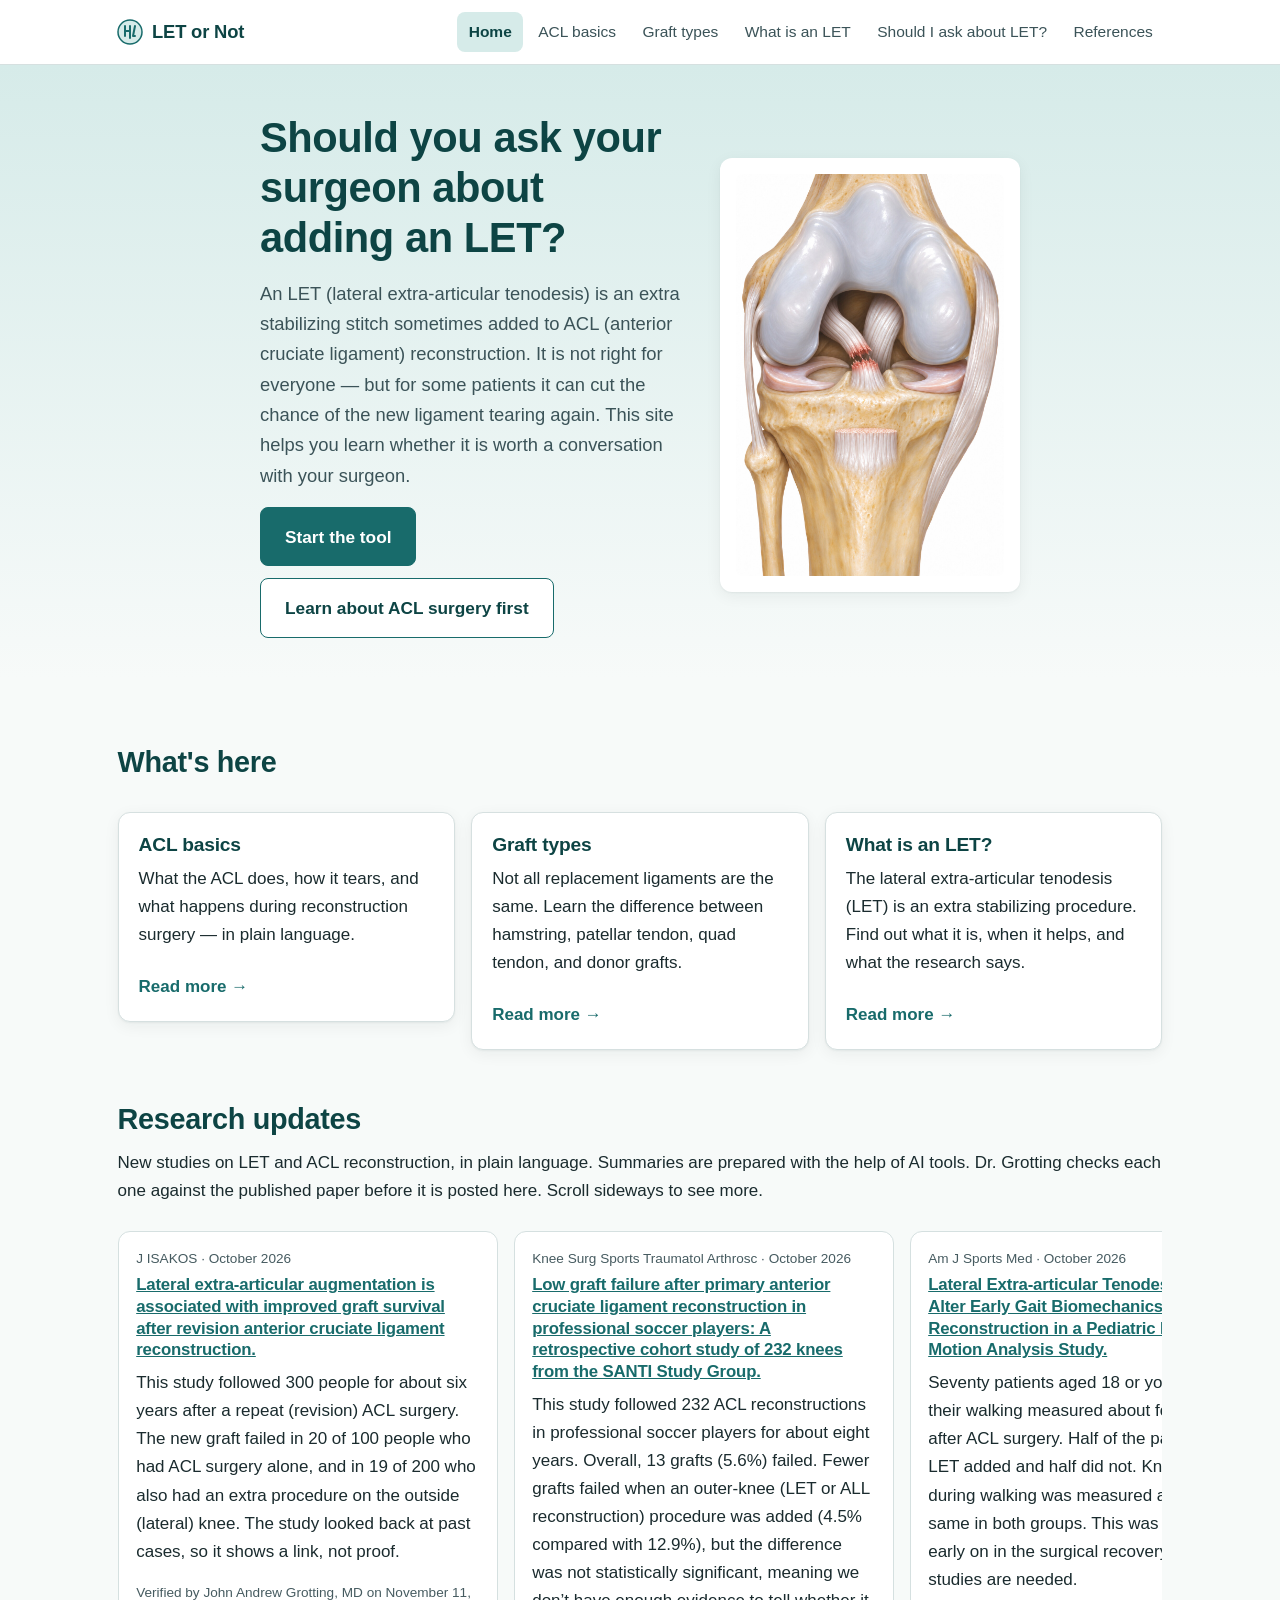
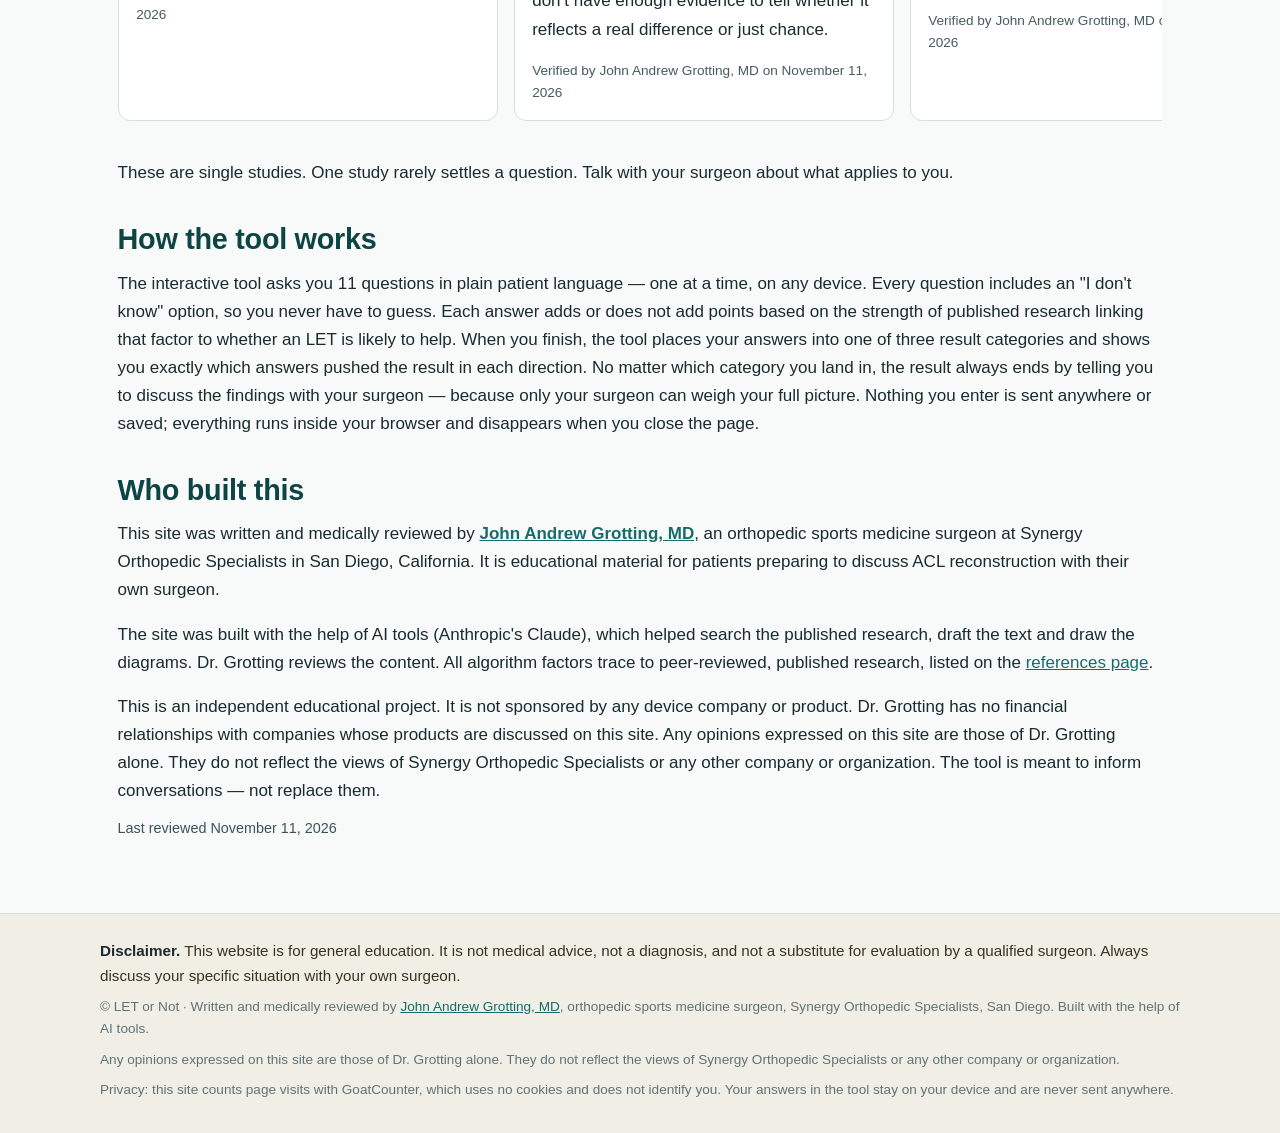
<file: index.html>
<!DOCTYPE html>
<html lang="en">
<head>
  <meta charset="utf-8">
  <meta name="viewport" content="width=device-width, initial-scale=1">
  <meta name="description" content="Learn about Lateral Extra-articular Tenodesis (LET) added to ACL reconstruction — and use our interactive tool to decide whether to ask your surgeon about it.">
  <title>LET or Not: Should you add an LET to your ACL reconstruction?</title>
  <link rel="canonical" href="https://letornot.com/">
  <meta name="author" content="John Andrew Grotting, MD">
  <meta property="og:type" content="website">
  <meta property="og:site_name" content="LET or Not">
  <meta property="og:title" content="LET or Not: Should you add an LET to your ACL reconstruction?">
  <meta property="og:description" content="Learn about Lateral Extra-articular Tenodesis (LET) added to ACL reconstruction — and use our interactive tool to decide whether to ask your surgeon about it.">
  <meta property="og:url" content="https://letornot.com/">
  <meta property="og:image" content="https://letornot.com/assets/img/acl-tear-hero.jpg">
  <meta name="twitter:card" content="summary">
  <script type="application/ld+json">
{
  "@context": "https://schema.org",
  "@type": "MedicalWebPage",
  "name": "Should you ask your surgeon about adding an LET?",
  "description": "Learn about Lateral Extra-articular Tenodesis (LET) added to ACL reconstruction — and use our interactive tool to decide whether to ask your surgeon about it.",
  "url": "https://letornot.com/",
  "inLanguage": "en",
  "lastReviewed": "2026-11-11",
  "dateModified": "2026-11-11",
  "author": {
    "@type": "Person",
    "name": "John Andrew Grotting",
    "url": "https://www.sandiegoshouldersurgeon.com",
    "honorificSuffix": "MD",
    "jobTitle": "Orthopedic sports medicine surgeon",
    "worksFor": {
      "@type": "MedicalOrganization",
      "name": "Synergy Orthopedic Specialists",
      "address": {
        "@type": "PostalAddress",
        "addressLocality": "San Diego",
        "addressRegion": "CA",
        "addressCountry": "US"
      }
    }
  },
  "reviewedBy": {
    "@type": "Person",
    "name": "John Andrew Grotting",
    "url": "https://www.sandiegoshouldersurgeon.com",
    "honorificSuffix": "MD",
    "jobTitle": "Orthopedic sports medicine surgeon",
    "worksFor": {
      "@type": "MedicalOrganization",
      "name": "Synergy Orthopedic Specialists",
      "address": {
        "@type": "PostalAddress",
        "addressLocality": "San Diego",
        "addressRegion": "CA",
        "addressCountry": "US"
      }
    }
  },
  "audience": {
    "@type": "PeopleAudience",
    "audienceType": "Patients"
  },
  "about": {
    "@type": "MedicalProcedure",
    "name": "Lateral extra-articular tenodesis with anterior cruciate ligament reconstruction"
  },
  "isPartOf": {
    "@type": "WebSite",
    "name": "LET or Not",
    "url": "https://letornot.com/"
  }
}
  </script>
  <link rel="stylesheet" href="assets/css/styles.css">
  <link rel="icon" href="assets/img/favicon.svg" type="image/svg+xml">
</head>
<body>
  <a href="#main" class="skip-link">Skip to main content</a>

  <header class="site-header">
    <div class="wrap">
      <a class="brand" href="index.html">
        <svg class="brand-mark" viewBox="0 0 28 28" role="img" aria-label="LET or Not logo">
          <circle cx="14" cy="14" r="12" fill="#d6ebe9" stroke="#186b6b" stroke-width="1.5"/>
          <path d="M9 8 L9 18 M9 13 L14 13 M14 8 L14 20 M19 8 L17 18 L19 18" stroke="#186b6b" stroke-width="2" stroke-linecap="round" stroke-linejoin="round" fill="none"/>
        </svg>
        LET or Not
      </a>
      <nav class="nav" aria-label="Primary">
        <a href="index.html" aria-current="page">Home</a>
        <a href="acl.html">ACL basics</a>
        <a href="grafts.html">Graft types</a>
        <a href="let.html">What is an LET</a>
        <a href="algorithm.html">Should I ask about LET?</a>
        <a href="references.html">References</a>
      </nav>
    </div>
  </header>

  <section class="hero">
    <div class="wrap">
      <div class="hero-text">
        <h1>Should you ask your surgeon about adding an LET?</h1>
        <p class="lead">An LET (lateral extra-articular tenodesis) is an extra stabilizing stitch sometimes added to ACL (anterior cruciate ligament) reconstruction. It is not right for everyone — but for some patients it can cut the chance of the new ligament tearing again. This site helps you learn whether it is worth a conversation with your surgeon.</p>
        <div class="cta-row">
          <a href="algorithm.html" class="btn large">Start the tool</a>
          <a href="acl.html" class="btn secondary large">Learn about ACL surgery first</a>
        </div>
      </div>
      <div class="hero-visual">
        <img
          src="assets/img/acl-tear-hero.jpg"
          alt="Anatomic illustration of a right knee seen from the front, bent, with the kneecap removed. The thigh bone (femur) is above, with two rounded ends covered in smooth cartilage. The shin bone (tibia) is below, with the thinner fibula on the outer side. In the gap between the two rounded ends of the thigh bone, the torn ACL is shown as two frayed stumps that no longer meet: one hangs from the outer side of the thigh bone and one rises from the top of the shin bone. The PCL sits intact behind them. A meniscus cushion rests on each side of the shin bone, and a side ligament runs down each side of the knee. On the front of the shin bone, a short cut stump shows where the kneecap tendon attaches."
          width="1024"
          height="1536"
          loading="eager">
      </div>
    </div>
  </section>

  <main id="main" class="wide">
    <h2>What's here</h2>
    <div class="card-grid three">
      <a class="card-link" href="acl.html">
        <div class="card">
          <h3>ACL basics</h3>
          <p>What the ACL does, how it tears, and what happens during reconstruction surgery — in plain language.</p>
          <span class="card-cta">Read more &rarr;</span>
        </div>
      </a>
      <a class="card-link" href="grafts.html">
        <div class="card">
          <h3>Graft types</h3>
          <p>Not all replacement ligaments are the same. Learn the difference between hamstring, patellar tendon, quad tendon, and donor grafts.</p>
          <span class="card-cta">Read more &rarr;</span>
        </div>
      </a>
      <a class="card-link" href="let.html">
        <div class="card">
          <h3>What is an LET?</h3>
          <p>The lateral extra-articular tenodesis (LET) is an extra stabilizing procedure. Find out what it is, when it helps, and what the research says.</p>
          <span class="card-cta">Read more &rarr;</span>
        </div>
      </a>
    </div>

    <!-- updates:start -->
    <section class="updates" aria-labelledby="updates-heading">
      <h2 id="updates-heading">Research updates</h2>
      <p>New studies on LET and ACL reconstruction, in plain language. Summaries are prepared with the help of AI tools. Dr. Grotting checks each one against the published paper before it is posted here. Scroll sideways to see more.</p>
      <ul class="updates-row" tabindex="0" aria-label="Research updates, newest first">
        <li class="update-card">
          <p class="update-meta">J ISAKOS &middot; October 2026</p>
          <h3><a href="https://pubmed.ncbi.nlm.nih.gov/42800674/" target="_blank" rel="noopener">Lateral extra-articular augmentation is associated with improved graft survival after revision anterior cruciate ligament reconstruction.</a></h3>
          <p>This study followed 300 people for about six years after a repeat (revision) ACL surgery. The new graft failed in 20 of 100 people who had ACL surgery alone, and in 19 of 200 who also had an extra procedure on the outside (lateral) knee. The study looked back at past cases, so it shows a link, not proof.</p>
          <p class="update-verified">Verified by John Andrew Grotting, MD on November 11, 2026</p>
        </li>
        <li class="update-card">
          <p class="update-meta">Knee Surg Sports Traumatol Arthrosc &middot; October 2026</p>
          <h3><a href="https://pubmed.ncbi.nlm.nih.gov/42879166/" target="_blank" rel="noopener">Low graft failure after primary anterior cruciate ligament reconstruction in professional soccer players: A retrospective cohort study of 232 knees from the SANTI Study Group.</a></h3>
          <p>This study followed 232 ACL reconstructions in professional soccer players for about eight years. Overall, 13 grafts (5.6%) failed. Fewer grafts failed when an outer-knee (LET or ALL reconstruction) procedure was added (4.5% compared with 12.9%), but the difference was not statistically significant, meaning we don’t have enough evidence to tell whether it reflects a real difference or just chance.</p>
          <p class="update-verified">Verified by John Andrew Grotting, MD on November 11, 2026</p>
        </li>
        <li class="update-card">
          <p class="update-meta">Am J Sports Med &middot; October 2026</p>
          <h3><a href="https://pubmed.ncbi.nlm.nih.gov/42852835/" target="_blank" rel="noopener">Lateral Extra-articular Tenodesis Does Not Alter Early Gait Biomechanics After ACL Reconstruction in a Pediatric Population: A Motion Analysis Study.</a></h3>
          <p>Seventy patients aged 18 or younger had their walking measured about four months after ACL surgery. Half of the patients had an LET added and half did not. Knee motion during walking was measured and was the same in both groups. This was looked at early on in the surgical recovery, so longer studies are needed.</p>
          <p class="update-verified">Verified by John Andrew Grotting, MD on November 11, 2026</p>
        </li>
      </ul>
      <p class="small">These are single studies. One study rarely settles a question. Talk with your surgeon about what applies to you.</p>
    </section>
    <!-- updates:end -->

    <section aria-labelledby="how-it-works-heading">
      <h2 id="how-it-works-heading">How the tool works</h2>
      <p>The interactive tool asks you 11 questions in plain patient language — one at a time, on any device. Every question includes an "I don't know" option, so you never have to guess. Each answer adds or does not add points based on the strength of published research linking that factor to whether an LET is likely to help. When you finish, the tool places your answers into one of three result categories and shows you exactly which answers pushed the result in each direction. No matter which category you land in, the result always ends by telling you to discuss the findings with your surgeon — because only your surgeon can weigh your full picture. Nothing you enter is sent anywhere or saved; everything runs inside your browser and disappears when you close the page.</p>
    </section>

    <section aria-labelledby="who-built-heading">
      <h2 id="who-built-heading">Who built this</h2>
      <p>This site was written and medically reviewed by <strong><a href="https://www.sandiegoshouldersurgeon.com" target="_blank" rel="noopener">John Andrew Grotting, MD</a></strong>, an orthopedic sports medicine surgeon at Synergy Orthopedic Specialists in San Diego, California. It is educational material for patients preparing to discuss ACL reconstruction with their own surgeon.</p>
      <p>The site was built with the help of AI tools (Anthropic's Claude), which helped search the published research, draft the text and draw the diagrams. Dr. Grotting reviews the content. All algorithm factors trace to peer-reviewed, published research, listed on the <a href="references.html">references page</a>.</p>
      <p>This is an independent educational project. It is not sponsored by any device company or product. Dr. Grotting has no financial relationships with companies whose products are discussed on this site. Any opinions expressed on this site are those of Dr. Grotting alone. They do not reflect the views of Synergy Orthopedic Specialists or any other company or organization. The tool is meant to inform conversations — not replace them.</p>
      <p class="byline">Last reviewed <time datetime="2026-11-11">November 11, 2026</time></p>
    </section>
  </main>

  <footer class="site-footer">
    <div class="wrap">
      <p><strong>Disclaimer.</strong> This website is for general education. It is not medical advice, not a diagnosis, and not a substitute for evaluation by a qualified surgeon. Always discuss your specific situation with your own surgeon.</p>
      <p class="small">&copy; LET or Not &middot; Written and medically reviewed by <a href="https://www.sandiegoshouldersurgeon.com" target="_blank" rel="noopener">John Andrew Grotting, MD</a>, orthopedic sports medicine surgeon, Synergy Orthopedic Specialists, San Diego. Built with the help of AI tools.</p>
      <p class="small">Any opinions expressed on this site are those of Dr. Grotting alone. They do not reflect the views of Synergy Orthopedic Specialists or any other company or organization.</p>
      <p class="small">Privacy: this site counts page visits with GoatCounter, which uses no cookies and does not identify you. Your answers in the tool stay on your device and are never sent anywhere.</p>
    </div>
  </footer>
  <script data-goatcounter="https://letornot.goatcounter.com/count"
          async src="https://gc.zgo.at/count.js"></script>
</body>
</html>
</file>
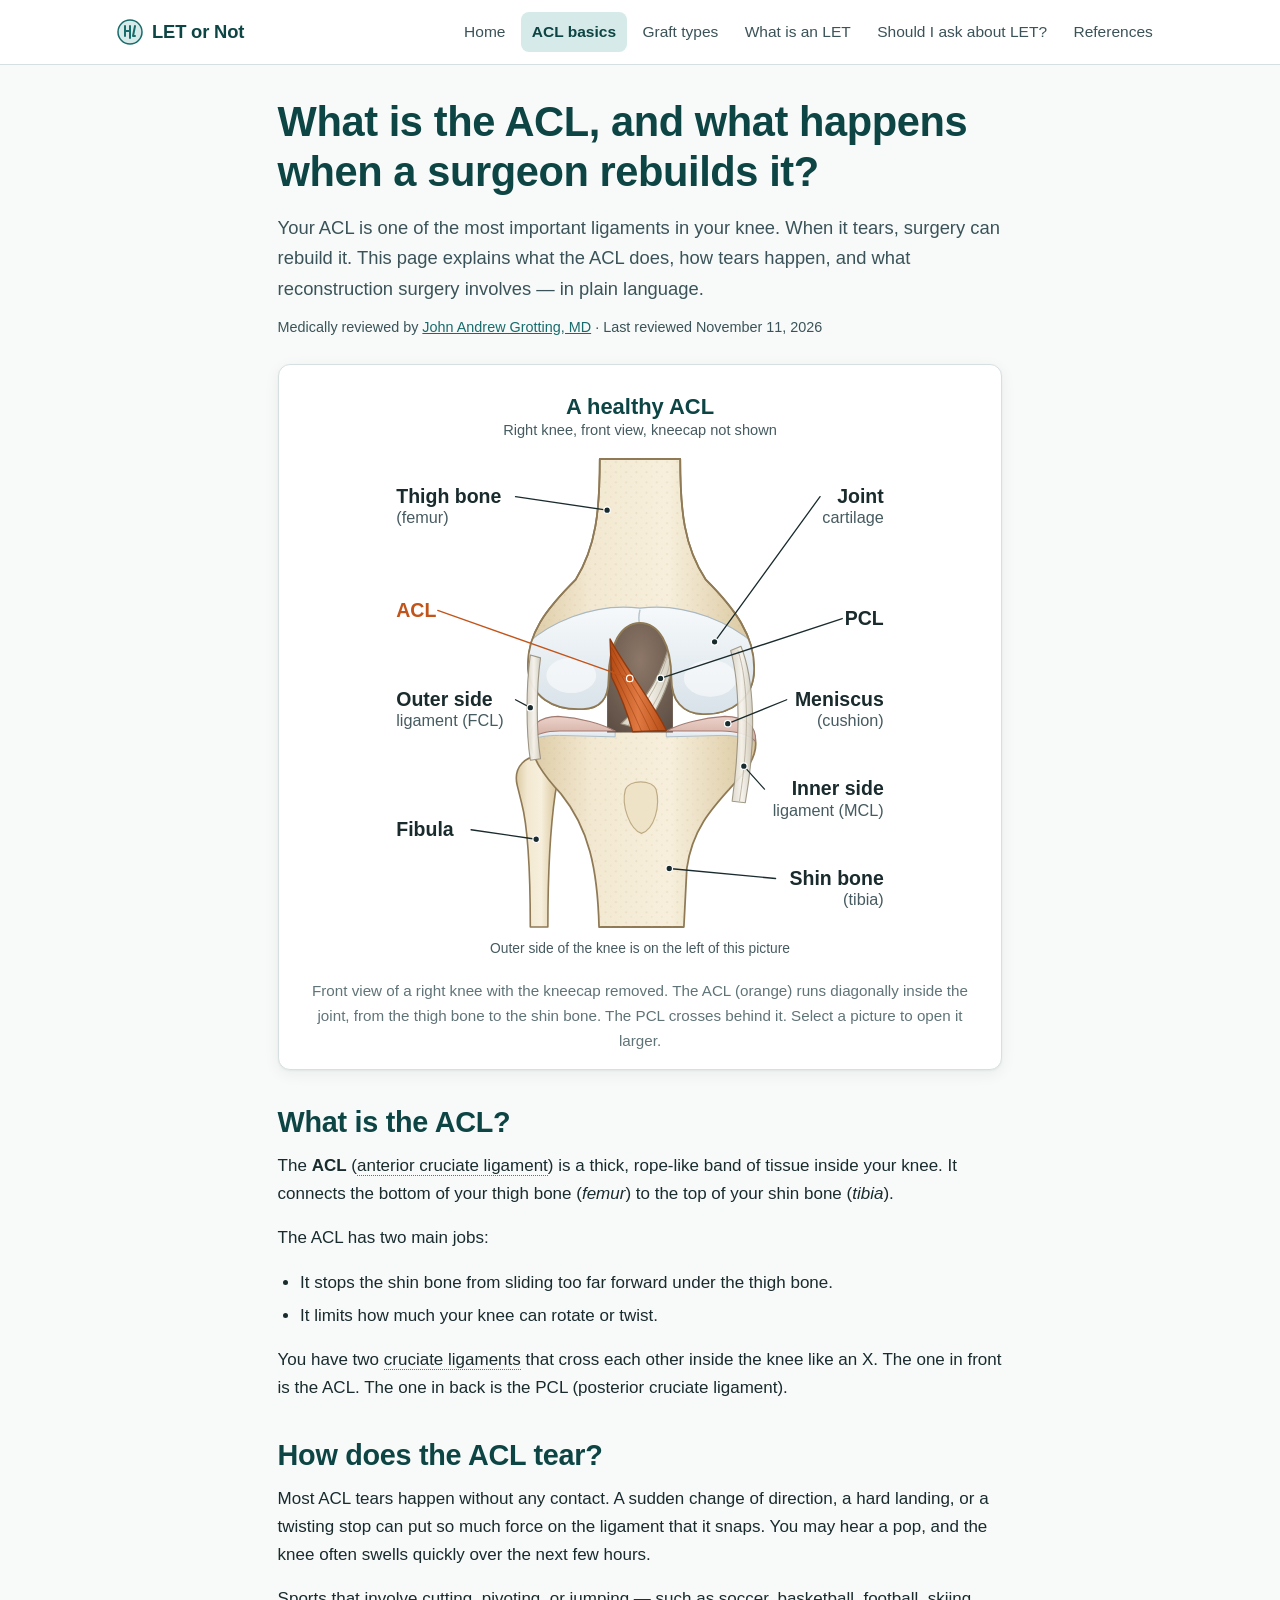
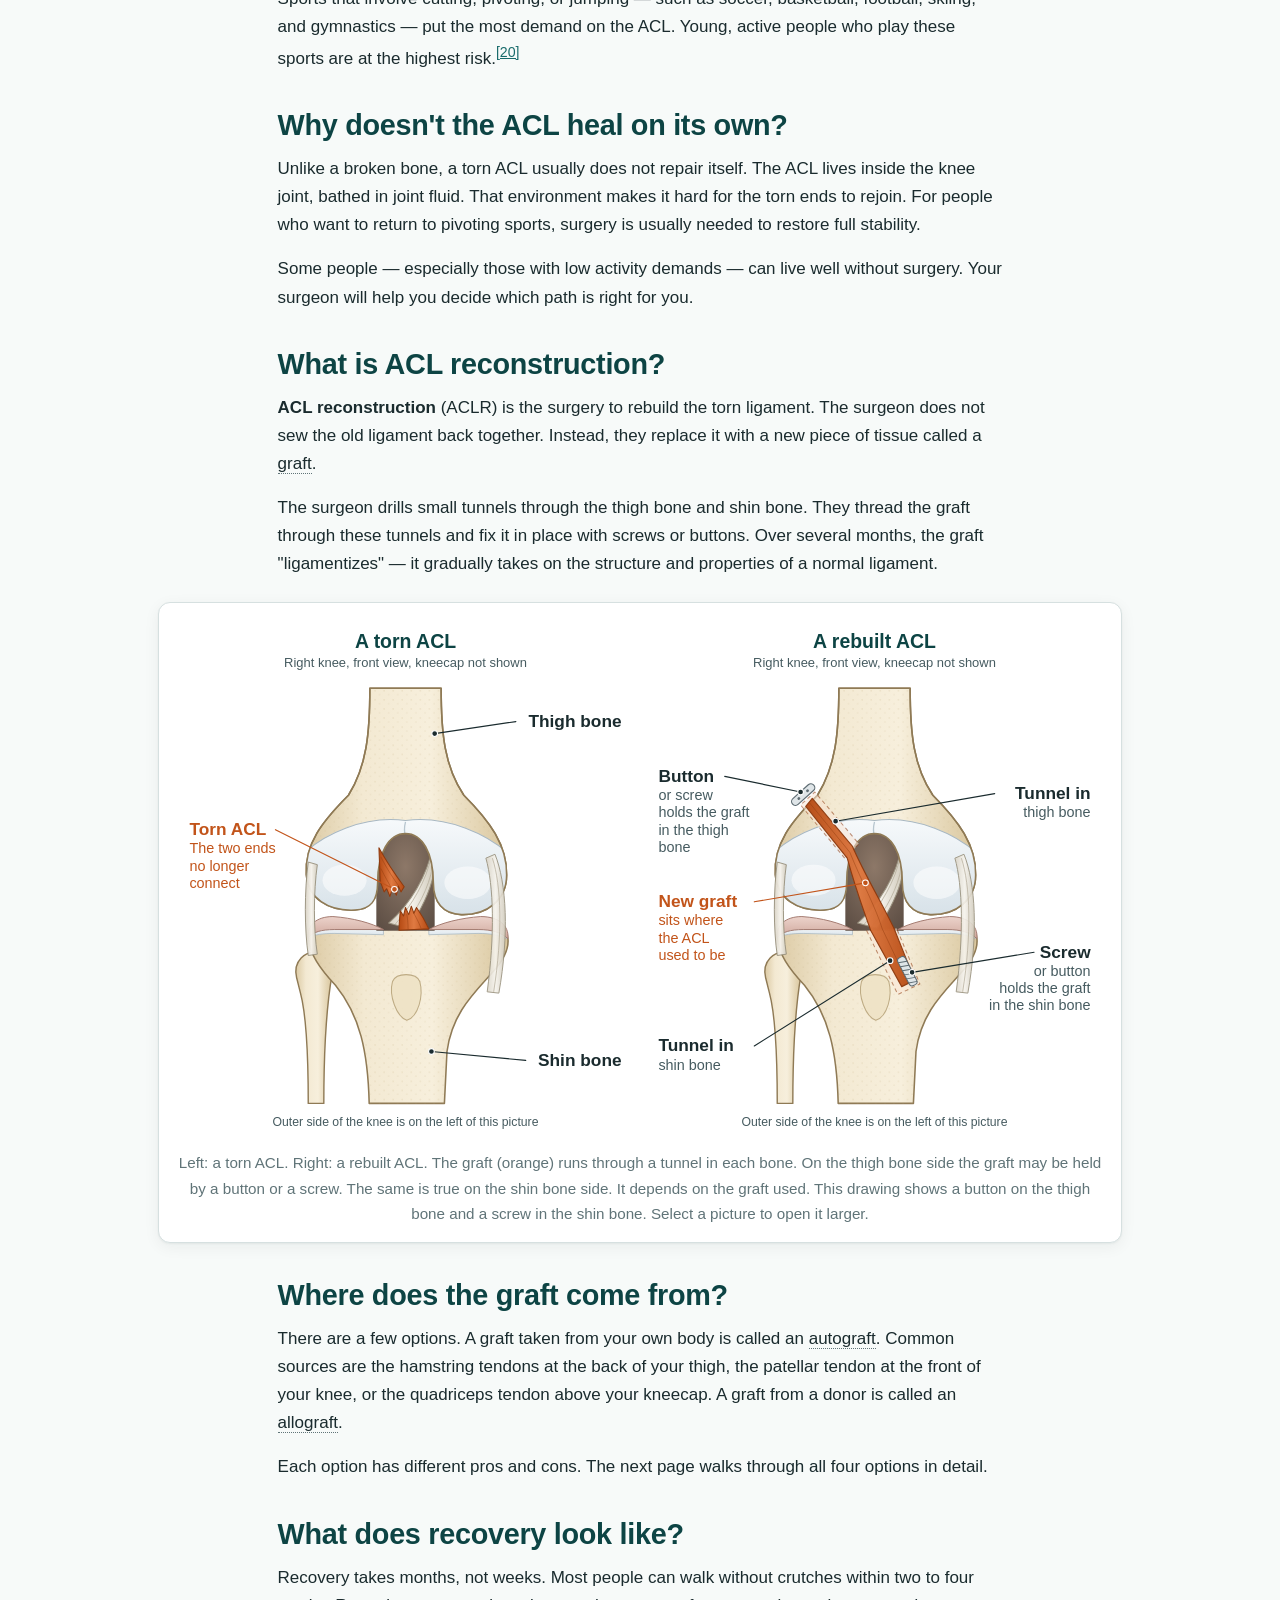
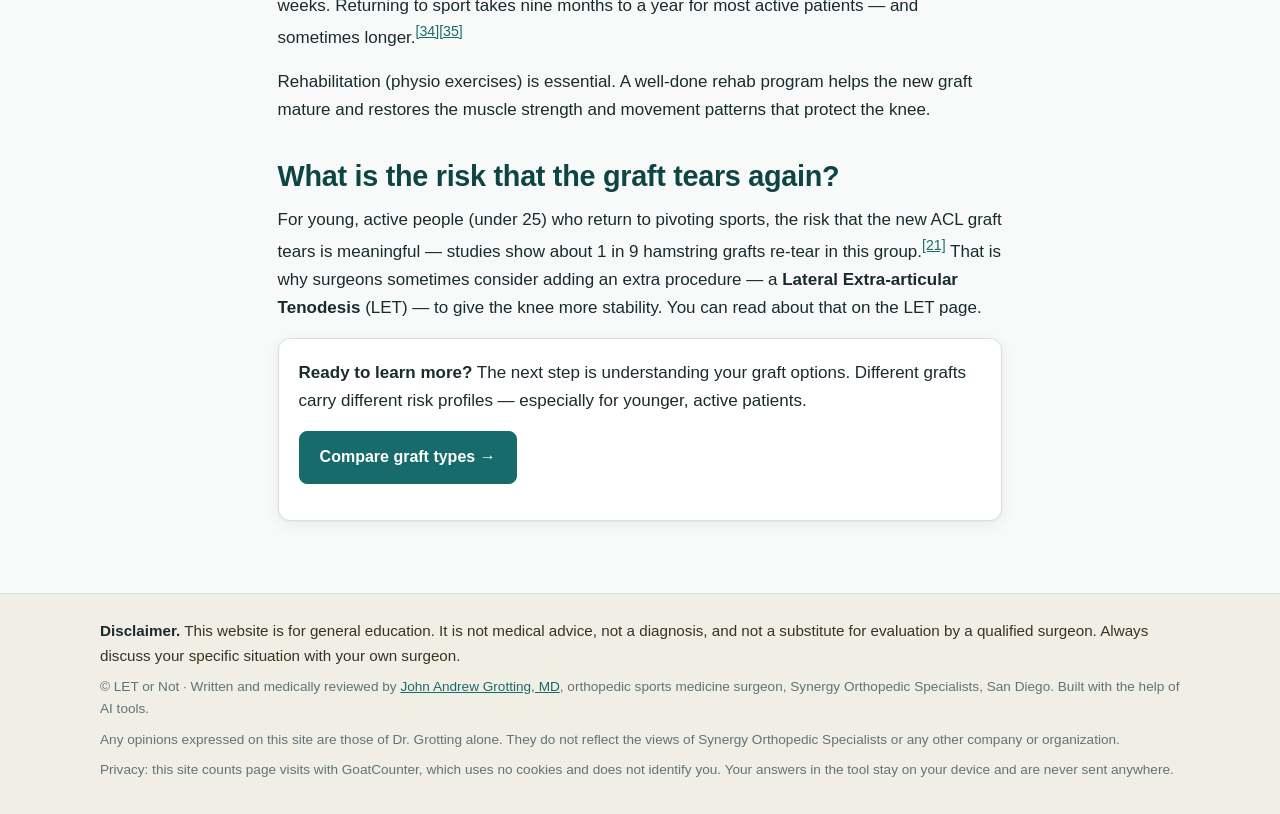
<file: acl.html>
<!DOCTYPE html>
<html lang="en">
<head>
  <meta charset="utf-8">
  <meta name="viewport" content="width=device-width, initial-scale=1">
  <meta name="description" content="Plain-language explanation of what the ACL is, how it tears, and what ACL reconstruction surgery involves.">
  <title>What is the ACL and how is it rebuilt? · LET or Not</title>
  <link rel="canonical" href="https://letornot.com/acl.html">
  <meta name="author" content="John Andrew Grotting, MD">
  <meta property="og:type" content="website">
  <meta property="og:site_name" content="LET or Not">
  <meta property="og:title" content="What is the ACL and how is it rebuilt?">
  <meta property="og:description" content="Plain-language explanation of what the ACL is, how it tears, and what ACL reconstruction surgery involves.">
  <meta property="og:url" content="https://letornot.com/acl.html">
  <meta property="og:image" content="https://letornot.com/assets/img/acl-tear-hero.jpg">
  <meta name="twitter:card" content="summary">
  <script type="application/ld+json">
{
  "@context": "https://schema.org",
  "@type": "MedicalWebPage",
  "name": "What is the ACL, and what happens when a surgeon rebuilds it?",
  "description": "Plain-language explanation of what the ACL is, how it tears, and what ACL reconstruction surgery involves.",
  "url": "https://letornot.com/acl.html",
  "inLanguage": "en",
  "lastReviewed": "2026-11-11",
  "dateModified": "2026-11-11",
  "author": {
    "@type": "Person",
    "name": "John Andrew Grotting",
    "url": "https://www.sandiegoshouldersurgeon.com",
    "honorificSuffix": "MD",
    "jobTitle": "Orthopedic sports medicine surgeon",
    "worksFor": {
      "@type": "MedicalOrganization",
      "name": "Synergy Orthopedic Specialists",
      "address": {
        "@type": "PostalAddress",
        "addressLocality": "San Diego",
        "addressRegion": "CA",
        "addressCountry": "US"
      }
    }
  },
  "reviewedBy": {
    "@type": "Person",
    "name": "John Andrew Grotting",
    "url": "https://www.sandiegoshouldersurgeon.com",
    "honorificSuffix": "MD",
    "jobTitle": "Orthopedic sports medicine surgeon",
    "worksFor": {
      "@type": "MedicalOrganization",
      "name": "Synergy Orthopedic Specialists",
      "address": {
        "@type": "PostalAddress",
        "addressLocality": "San Diego",
        "addressRegion": "CA",
        "addressCountry": "US"
      }
    }
  },
  "audience": {
    "@type": "PeopleAudience",
    "audienceType": "Patients"
  },
  "about": {
    "@type": "MedicalProcedure",
    "name": "Lateral extra-articular tenodesis with anterior cruciate ligament reconstruction"
  },
  "isPartOf": {
    "@type": "WebSite",
    "name": "LET or Not",
    "url": "https://letornot.com/"
  }
}
  </script>
  <link rel="stylesheet" href="assets/css/styles.css">
  <link rel="icon" href="assets/img/favicon.svg" type="image/svg+xml">
</head>
<body>
  <a href="#main" class="skip-link">Skip to main content</a>

  <header class="site-header">
    <div class="wrap">
      <a class="brand" href="index.html">
        <svg class="brand-mark" viewBox="0 0 28 28" role="img" aria-label="LET or Not logo">
          <circle cx="14" cy="14" r="12" fill="#d6ebe9" stroke="#186b6b" stroke-width="1.5"/>
          <path d="M9 8 L9 18 M9 13 L14 13 M14 8 L14 20 M19 8 L17 18 L19 18" stroke="#186b6b" stroke-width="2" stroke-linecap="round" stroke-linejoin="round" fill="none"/>
        </svg>
        LET or Not
      </a>
      <nav class="nav" aria-label="Primary">
        <a href="index.html">Home</a>
        <a href="acl.html" aria-current="page">ACL basics</a>
        <a href="grafts.html">Graft types</a>
        <a href="let.html">What is an LET</a>
        <a href="algorithm.html">Should I ask about LET?</a>
        <a href="references.html">References</a>
      </nav>
    </div>
  </header>

  <main id="main">
    <h1>What is the ACL, and what happens when a surgeon rebuilds it?</h1>
    <p class="lead">Your ACL is one of the most important ligaments in your knee. When it tears, surgery can rebuild it. This page explains what the ACL does, how tears happen, and what reconstruction surgery involves — in plain language.</p>
    <p class="byline">Medically reviewed by <a href="https://www.sandiegoshouldersurgeon.com" target="_blank" rel="noopener">John Andrew Grotting, MD</a> &middot; Last reviewed <time datetime="2026-11-11">November 11, 2026</time></p>

    <figure class="figure-narrow">
      <a class="zoom" href="assets/img/acl-healthy.svg"><img src="assets/img/acl-healthy.svg" width="640" height="720"
           alt="Front view of a right knee, slightly bent, with the kneecap removed so the inside of the joint can be seen. The thigh bone (femur) is at the top; the shin bone (tibia) and the thinner fibula are below. In the gap between the two rounded ends of the thigh bone, the ACL is shown in orange. It runs diagonally from the outer side of the thigh bone down to the front of the shin bone. The PCL crosses behind it. A meniscus cushion sits on each side of the joint, and a side ligament runs down each side of the knee."></a>
      <figcaption>Front view of a right knee with the kneecap removed. The ACL (orange) runs diagonally inside the joint, from the thigh bone to the shin bone. The PCL crosses behind it. Select a picture to open it larger.</figcaption>
    </figure>

    <h2>What is the ACL?</h2>
    <p>The <strong>ACL</strong> (<span class="term" title="anterior cruciate ligament — a strong band of tissue inside your knee">anterior cruciate ligament</span>) is a thick, rope-like band of tissue inside your knee. It connects the bottom of your thigh bone (<em>femur</em>) to the top of your shin bone (<em>tibia</em>).</p>
    <p>The ACL has two main jobs:</p>
    <ul>
      <li>It stops the shin bone from sliding too far forward under the thigh bone.</li>
      <li>It limits how much your knee can rotate or twist.</li>
    </ul>
    <p>You have two <span class="term" title="cruciate means 'cross-shaped' — the ACL and PCL cross each other inside the knee">cruciate ligaments</span> that cross each other inside the knee like an X. The one in front is the ACL. The one in back is the PCL (posterior cruciate ligament).</p>

    <h2>How does the ACL tear?</h2>
    <p>Most ACL tears happen without any contact. A sudden change of direction, a hard landing, or a twisting stop can put so much force on the ligament that it snaps. You may hear a pop, and the knee often swells quickly over the next few hours.</p>
    <p>Sports that involve cutting, pivoting, or jumping — such as soccer, basketball, football, skiing, and gymnastics — put the most demand on the ACL. Young, active people who play these sports are at the highest risk.<sup><a href="references.html#ref-20">[20]</a></sup></p>

    <h2>Why doesn't the ACL heal on its own?</h2>
    <p>Unlike a broken bone, a torn ACL usually does not repair itself. The ACL lives inside the knee joint, bathed in joint fluid. That environment makes it hard for the torn ends to rejoin. For people who want to return to pivoting sports, surgery is usually needed to restore full stability.</p>
    <p>Some people — especially those with low activity demands — can live well without surgery. Your surgeon will help you decide which path is right for you.</p>

    <h2>What is ACL reconstruction?</h2>
    <p><strong>ACL reconstruction</strong> (ACLR) is the surgery to rebuild the torn ligament. The surgeon does not sew the old ligament back together. Instead, they replace it with a new piece of tissue called a <span class="term" title="graft — the replacement tissue used to rebuild the ACL">graft</span>.</p>
    <p>The surgeon drills small tunnels through the thigh bone and shin bone. They thread the graft through these tunnels and fix it in place with screws or buttons. Over several months, the graft "ligamentizes" — it gradually takes on the structure and properties of a normal ligament.</p>

    <figure class="figure-wide">
      <div class="figure-pair">
        <a class="zoom" href="assets/img/acl-torn.svg"><img src="assets/img/acl-torn.svg" width="640" height="720" loading="lazy"
             alt="The same front view of a right knee with a torn ACL. The ligament is torn in the middle, leaving one frayed orange stump on the thigh bone and another on the shin bone. The two ends no longer connect."></a>
        <a class="zoom" href="assets/img/acl-rebuilt.svg"><img src="assets/img/acl-rebuilt.svg" width="640" height="720" loading="lazy"
             alt="The same front view after ACL reconstruction. A new graft, shown in orange, passes through a tunnel in the thigh bone, crosses the joint where the old ACL was, and continues into a tunnel in the shin bone. On each bone the graft may be held by a button or a screw, depending on the graft used. This drawing shows a button on the outer surface of the thigh bone and a screw in the shin bone tunnel."></a>
      </div>
      <figcaption>Left: a torn ACL. Right: a rebuilt ACL. The graft (orange) runs through a tunnel in each bone. On the thigh bone side the graft may be held by a button or a screw. The same is true on the shin bone side. It depends on the graft used. This drawing shows a button on the thigh bone and a screw in the shin bone. Select a picture to open it larger.</figcaption>
    </figure>

    <h2>Where does the graft come from?</h2>
    <p>There are a few options. A graft taken from your own body is called an <span class="term" title="autograft — graft tissue taken from your own body">autograft</span>. Common sources are the hamstring tendons at the back of your thigh, the patellar tendon at the front of your knee, or the quadriceps tendon above your kneecap. A graft from a donor is called an <span class="term" title="allograft — graft tissue from a tissue donor bank">allograft</span>.</p>
    <p>Each option has different pros and cons. The next page walks through all four options in detail.</p>

    <h2>What does recovery look like?</h2>
    <p>Recovery takes months, not weeks. Most people can walk without crutches within two to four weeks. Returning to sport takes nine months to a year for most active patients — and sometimes longer.<sup><a href="references.html#ref-34">[34]</a></sup><sup><a href="references.html#ref-35">[35]</a></sup></p>
    <p>Rehabilitation (physio exercises) is essential. A well-done rehab program helps the new graft mature and restores the muscle strength and movement patterns that protect the knee.</p>

    <h2>What is the risk that the graft tears again?</h2>
    <p>For young, active people (under 25) who return to pivoting sports, the risk that the new ACL graft tears is meaningful — studies show about 1 in 9 hamstring grafts re-tear in this group.<sup><a href="references.html#ref-21">[21]</a></sup> That is why surgeons sometimes consider adding an extra procedure — a <strong>Lateral Extra-articular Tenodesis</strong> (LET) — to give the knee more stability. You can read about that on the LET page.</p>

    <div class="card">
      <p><strong>Ready to learn more?</strong> The next step is understanding your graft options. Different grafts carry different risk profiles — especially for younger, active patients.</p>
      <p><a class="btn" href="grafts.html">Compare graft types &rarr;</a></p>
    </div>
  </main>

  <footer class="site-footer">
    <div class="wrap">
      <p><strong>Disclaimer.</strong> This website is for general education. It is not medical advice, not a diagnosis, and not a substitute for evaluation by a qualified surgeon. Always discuss your specific situation with your own surgeon.</p>
      <p class="small">&copy; LET or Not &middot; Written and medically reviewed by <a href="https://www.sandiegoshouldersurgeon.com" target="_blank" rel="noopener">John Andrew Grotting, MD</a>, orthopedic sports medicine surgeon, Synergy Orthopedic Specialists, San Diego. Built with the help of AI tools.</p>
      <p class="small">Any opinions expressed on this site are those of Dr. Grotting alone. They do not reflect the views of Synergy Orthopedic Specialists or any other company or organization.</p>
      <p class="small">Privacy: this site counts page visits with GoatCounter, which uses no cookies and does not identify you. Your answers in the tool stay on your device and are never sent anywhere.</p>
    </div>
  </footer>
  <script data-goatcounter="https://letornot.goatcounter.com/count"
          async src="https://gc.zgo.at/count.js"></script>
</body>
</html>
</file>
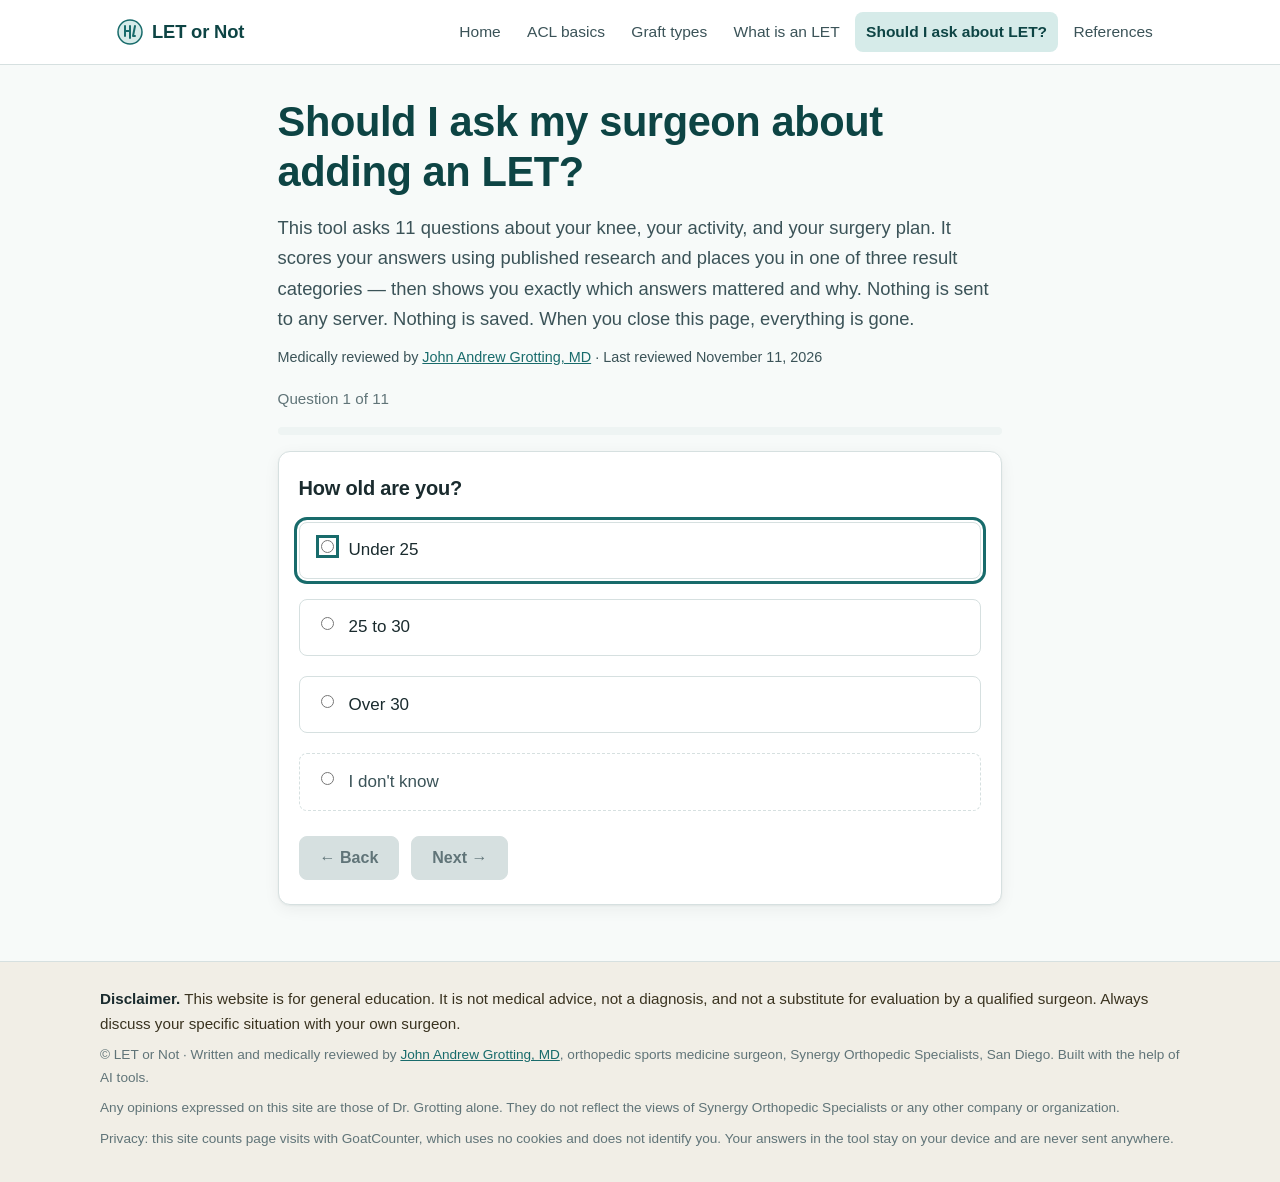
<file: algorithm.html>
<!DOCTYPE html>
<html lang="en">
<head>
  <meta charset="utf-8">
  <meta name="viewport" content="width=device-width, initial-scale=1">
  <meta name="description" content="Answer 11 questions about your knee and get a plain-language summary of whether adding an LET to your ACL reconstruction may be worth discussing with your surgeon.">
  <title>Should I ask my surgeon about an LET? Interactive tool · LET or Not</title>
  <link rel="canonical" href="https://letornot.com/algorithm.html">
  <meta name="author" content="John Andrew Grotting, MD">
  <meta property="og:type" content="website">
  <meta property="og:site_name" content="LET or Not">
  <meta property="og:title" content="Should I ask my surgeon about an LET? Interactive tool">
  <meta property="og:description" content="Answer 11 questions about your knee and get a plain-language summary of whether adding an LET to your ACL reconstruction may be worth discussing with your surgeon.">
  <meta property="og:url" content="https://letornot.com/algorithm.html">
  <meta property="og:image" content="https://letornot.com/assets/img/acl-tear-hero.jpg">
  <meta name="twitter:card" content="summary">
  <script type="application/ld+json">
{
  "@context": "https://schema.org",
  "@type": "MedicalWebPage",
  "name": "Should I ask my surgeon about adding an LET?",
  "description": "Answer 11 questions about your knee and get a plain-language summary of whether adding an LET to your ACL reconstruction may be worth discussing with your surgeon.",
  "url": "https://letornot.com/algorithm.html",
  "inLanguage": "en",
  "lastReviewed": "2026-11-11",
  "dateModified": "2026-11-11",
  "author": {
    "@type": "Person",
    "name": "John Andrew Grotting",
    "url": "https://www.sandiegoshouldersurgeon.com",
    "honorificSuffix": "MD",
    "jobTitle": "Orthopedic sports medicine surgeon",
    "worksFor": {
      "@type": "MedicalOrganization",
      "name": "Synergy Orthopedic Specialists",
      "address": {
        "@type": "PostalAddress",
        "addressLocality": "San Diego",
        "addressRegion": "CA",
        "addressCountry": "US"
      }
    }
  },
  "reviewedBy": {
    "@type": "Person",
    "name": "John Andrew Grotting",
    "url": "https://www.sandiegoshouldersurgeon.com",
    "honorificSuffix": "MD",
    "jobTitle": "Orthopedic sports medicine surgeon",
    "worksFor": {
      "@type": "MedicalOrganization",
      "name": "Synergy Orthopedic Specialists",
      "address": {
        "@type": "PostalAddress",
        "addressLocality": "San Diego",
        "addressRegion": "CA",
        "addressCountry": "US"
      }
    }
  },
  "audience": {
    "@type": "PeopleAudience",
    "audienceType": "Patients"
  },
  "about": {
    "@type": "MedicalProcedure",
    "name": "Lateral extra-articular tenodesis with anterior cruciate ligament reconstruction"
  },
  "isPartOf": {
    "@type": "WebSite",
    "name": "LET or Not",
    "url": "https://letornot.com/"
  }
}
  </script>
  <link rel="stylesheet" href="assets/css/styles.css">
  <link rel="icon" href="assets/img/favicon.svg" type="image/svg+xml">
</head>
<body>
  <a href="#main" class="skip-link">Skip to main content</a>

  <header class="site-header">
    <div class="wrap">
      <a class="brand" href="index.html">
        <svg class="brand-mark" viewBox="0 0 28 28" role="img" aria-label="LET or Not logo">
          <circle cx="14" cy="14" r="12" fill="#d6ebe9" stroke="#186b6b" stroke-width="1.5"/>
          <path d="M9 8 L9 18 M9 13 L14 13 M14 8 L14 20 M19 8 L17 18 L19 18" stroke="#186b6b" stroke-width="2" stroke-linecap="round" stroke-linejoin="round" fill="none"/>
        </svg>
        LET or Not
      </a>
      <nav class="nav" aria-label="Primary">
        <a href="index.html">Home</a>
        <a href="acl.html">ACL basics</a>
        <a href="grafts.html">Graft types</a>
        <a href="let.html">What is an LET</a>
        <a href="algorithm.html" aria-current="page">Should I ask about LET?</a>
        <a href="references.html">References</a>
      </nav>
    </div>
  </header>

  <main id="main">
    <h1>Should I ask my surgeon about adding an LET?</h1>
    <p class="lead">This tool asks 11 questions about your knee, your activity, and your surgery plan. It scores your answers using published research and places you in one of three result categories — then shows you exactly which answers mattered and why. Nothing is sent to any server. Nothing is saved. When you close this page, everything is gone.</p>
    <p class="byline">Medically reviewed by <a href="https://www.sandiegoshouldersurgeon.com" target="_blank" rel="noopener">John Andrew Grotting, MD</a> &middot; Last reviewed <time datetime="2026-11-11">November 11, 2026</time></p>

    <noscript>
      <div class="card" style="margin-top:1rem;">
        <h2>JavaScript is turned off</h2>
        <p>This interactive tool needs JavaScript to run. Please enable JavaScript in your browser settings and reload the page. If you cannot turn JavaScript on, talk directly with your surgeon about the factors covered in this tool — they include your age, sport, graft type, knee laxity, and tibial slope.</p>
      </div>
    </noscript>

    <div class="quiz-progress" aria-live="polite" id="quiz-progress">Question 1 of 11</div>
    <div class="quiz-progress-bar" role="progressbar" aria-valuenow="0" aria-valuemin="0" aria-valuemax="100" aria-label="Quiz progress">
      <span id="quiz-progress-fill" style="width:0%"></span>
    </div>
    <div id="quiz-root"></div>
  </main>

  <footer class="site-footer">
    <div class="wrap">
      <p><strong>Disclaimer.</strong> This website is for general education. It is not medical advice, not a diagnosis, and not a substitute for evaluation by a qualified surgeon. Always discuss your specific situation with your own surgeon.</p>
      <p class="small">&copy; LET or Not &middot; Written and medically reviewed by <a href="https://www.sandiegoshouldersurgeon.com" target="_blank" rel="noopener">John Andrew Grotting, MD</a>, orthopedic sports medicine surgeon, Synergy Orthopedic Specialists, San Diego. Built with the help of AI tools.</p>
      <p class="small">Any opinions expressed on this site are those of Dr. Grotting alone. They do not reflect the views of Synergy Orthopedic Specialists or any other company or organization.</p>
      <p class="small">Privacy: this site counts page visits with GoatCounter, which uses no cookies and does not identify you. Your answers in the tool stay on your device and are never sent anywhere.</p>
    </div>
  </footer>

  <script src="assets/js/algorithm.js" defer></script>
  <script data-goatcounter="https://letornot.goatcounter.com/count"
          async src="https://gc.zgo.at/count.js"></script>
</body>
</html>
</file>
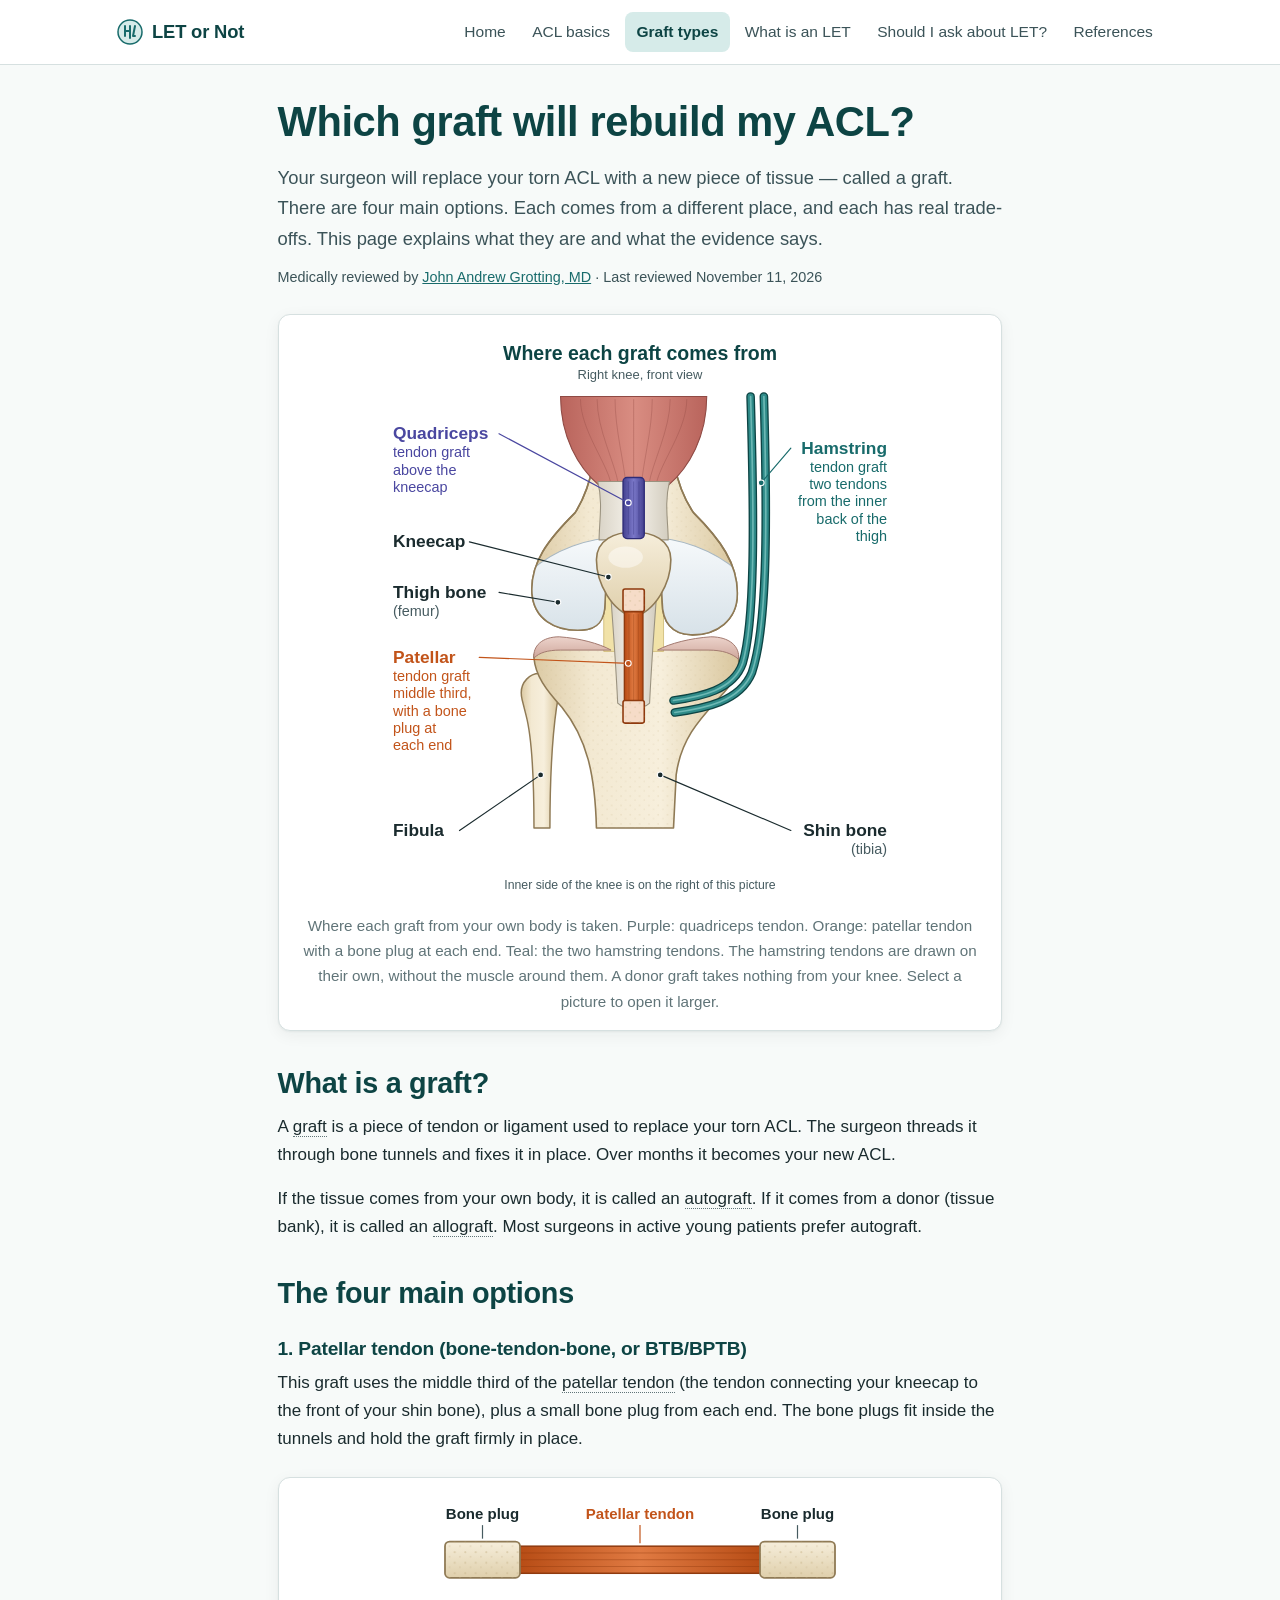
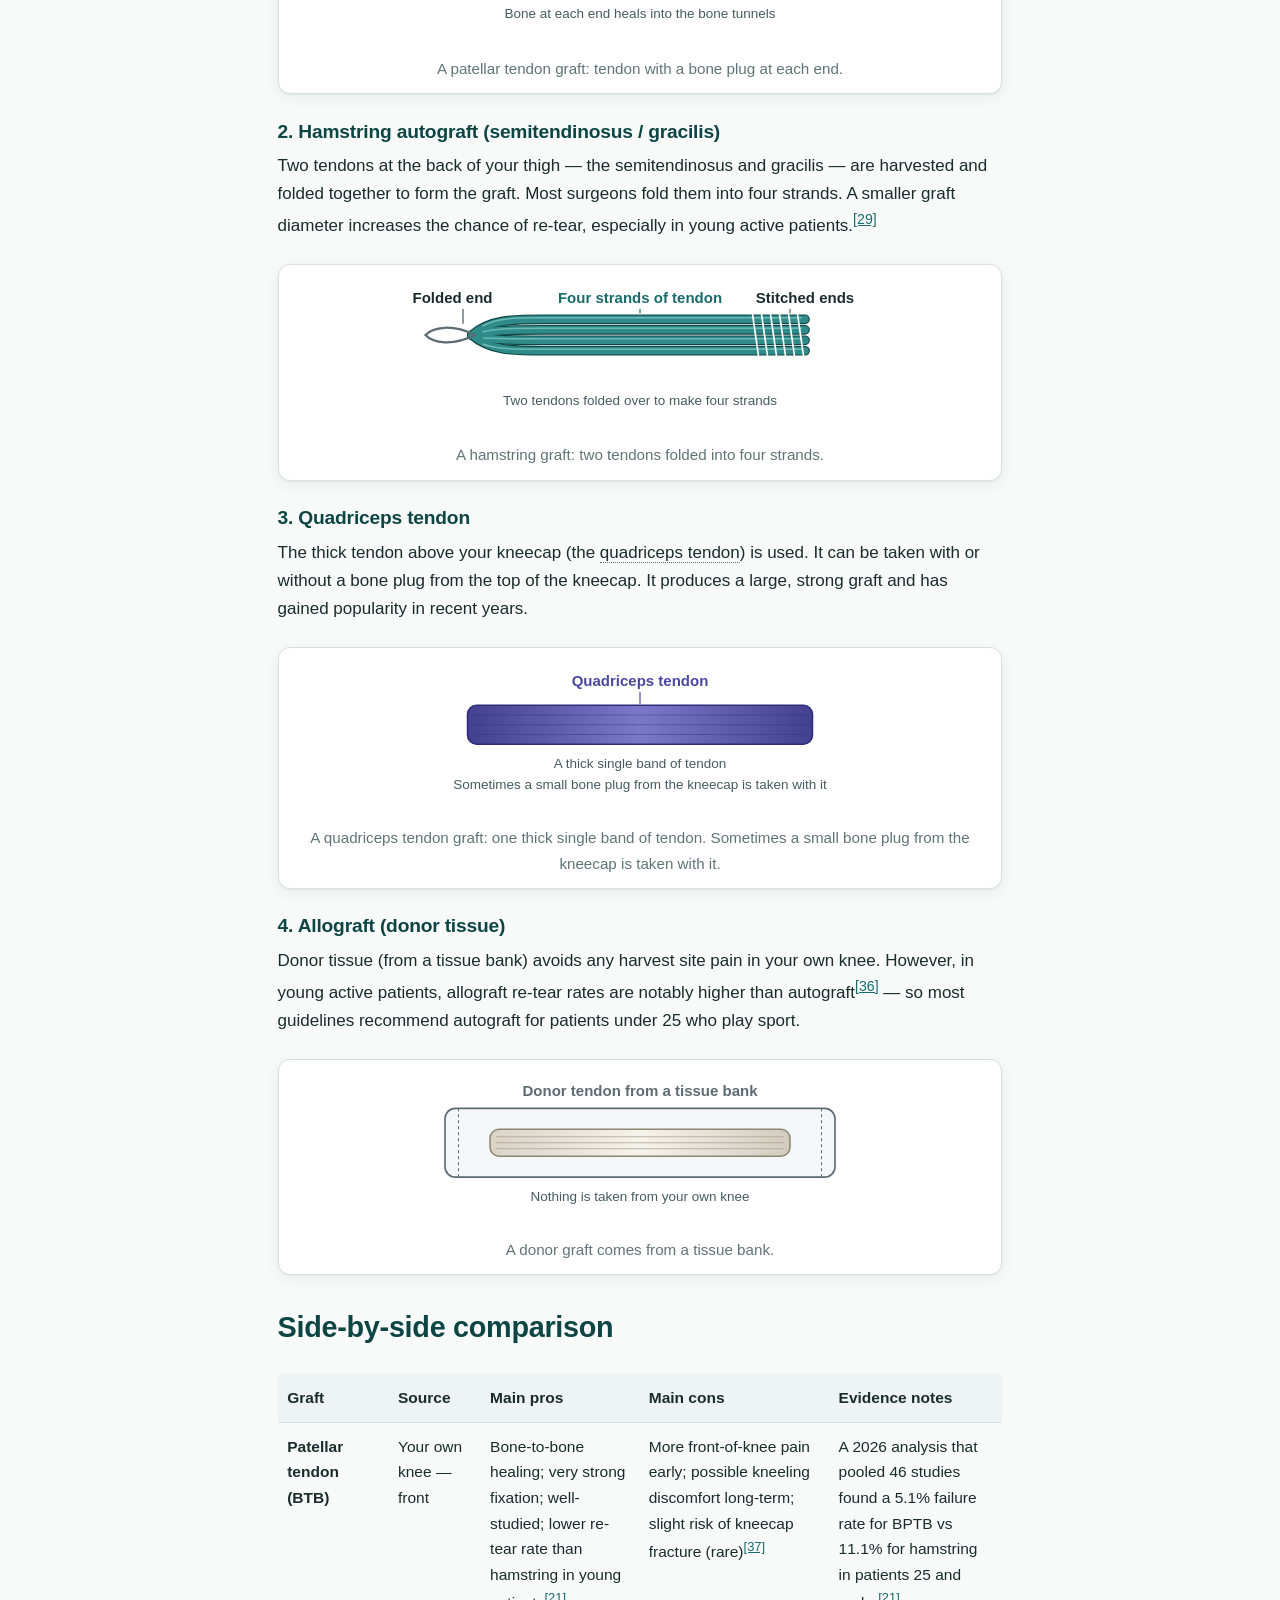
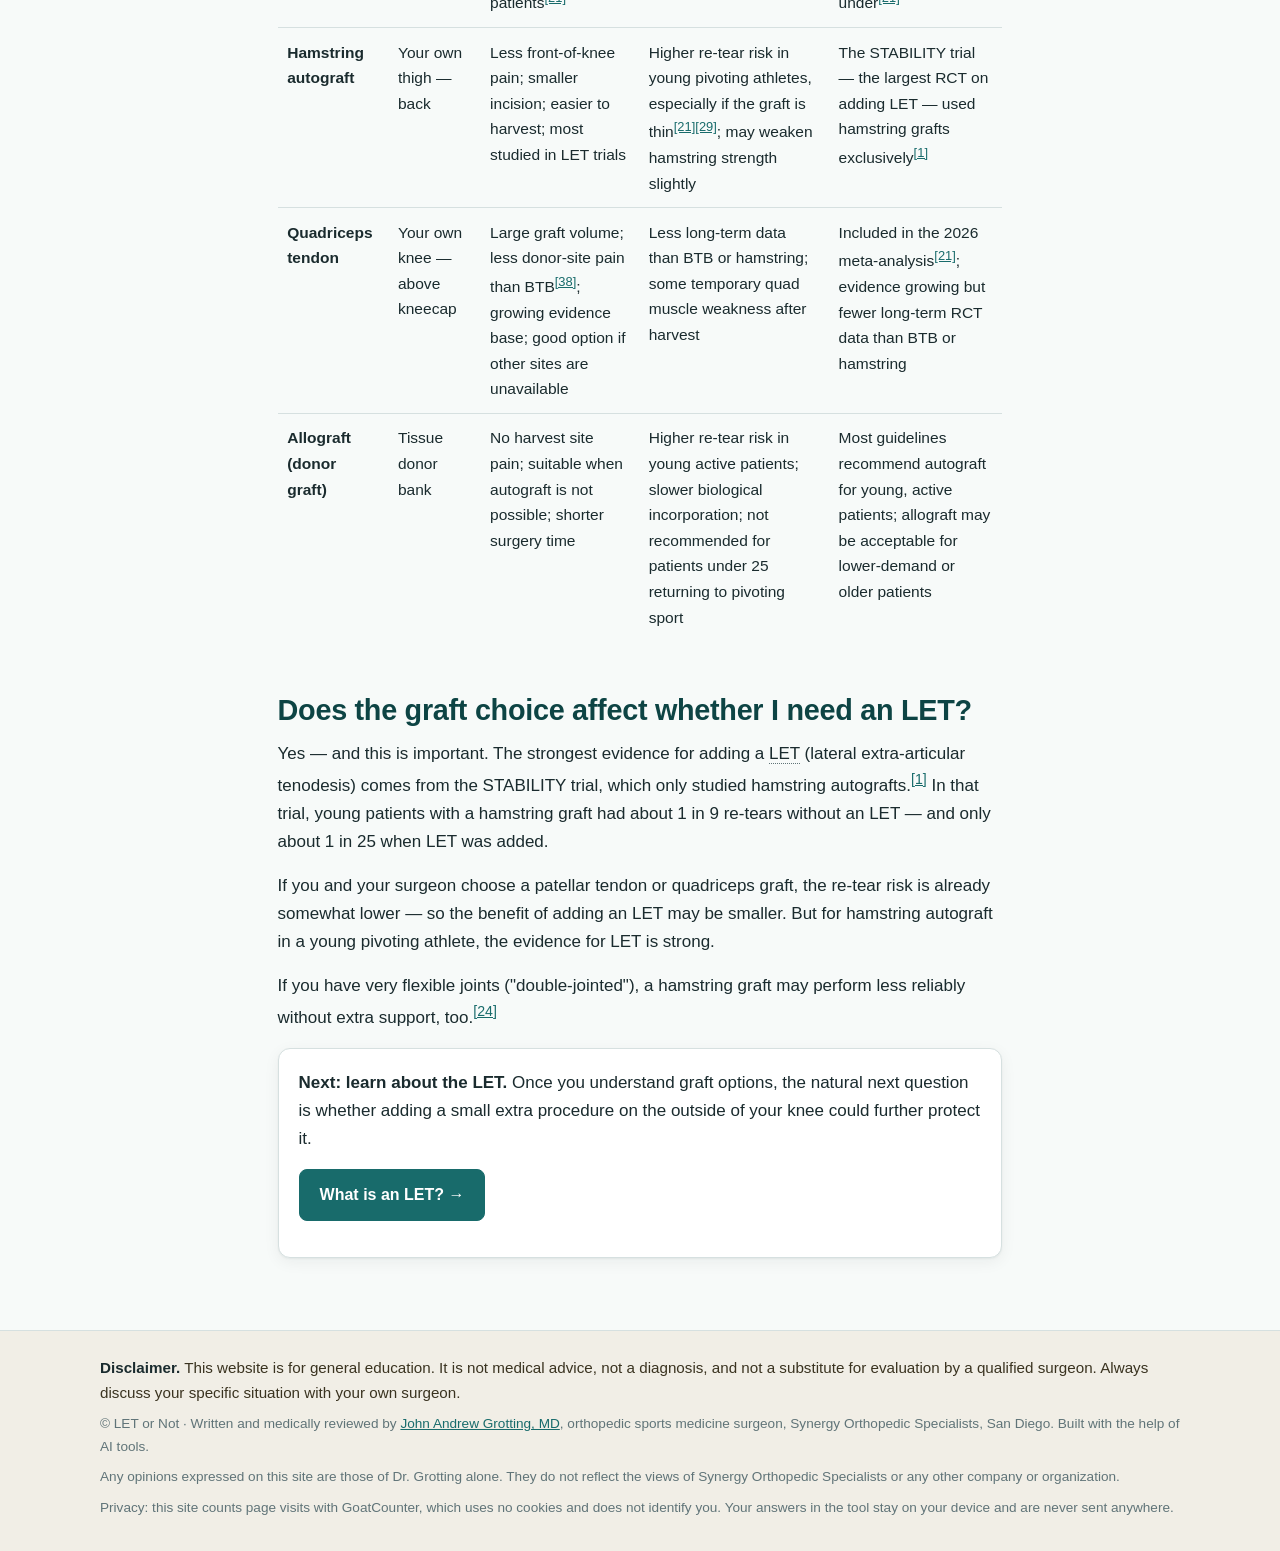
<file: grafts.html>
<!DOCTYPE html>
<html lang="en">
<head>
  <meta charset="utf-8">
  <meta name="viewport" content="width=device-width, initial-scale=1">
  <meta name="description" content="Compare the four main ACL graft options — patellar tendon (BTB), hamstring, quadriceps tendon, and allograft — in plain language with pros and cons.">
  <title>ACL graft types compared: patellar, hamstring, quadriceps, donor · LET or Not</title>
  <link rel="canonical" href="https://letornot.com/grafts.html">
  <meta name="author" content="John Andrew Grotting, MD">
  <meta property="og:type" content="website">
  <meta property="og:site_name" content="LET or Not">
  <meta property="og:title" content="ACL graft types compared: patellar, hamstring, quadriceps, donor">
  <meta property="og:description" content="Compare the four main ACL graft options — patellar tendon (BTB), hamstring, quadriceps tendon, and allograft — in plain language with pros and cons.">
  <meta property="og:url" content="https://letornot.com/grafts.html">
  <meta property="og:image" content="https://letornot.com/assets/img/acl-tear-hero.jpg">
  <meta name="twitter:card" content="summary">
  <script type="application/ld+json">
{
  "@context": "https://schema.org",
  "@type": "MedicalWebPage",
  "name": "Which graft will rebuild my ACL?",
  "description": "Compare the four main ACL graft options — patellar tendon (BTB), hamstring, quadriceps tendon, and allograft — in plain language with pros and cons.",
  "url": "https://letornot.com/grafts.html",
  "inLanguage": "en",
  "lastReviewed": "2026-11-11",
  "dateModified": "2026-11-11",
  "author": {
    "@type": "Person",
    "name": "John Andrew Grotting",
    "url": "https://www.sandiegoshouldersurgeon.com",
    "honorificSuffix": "MD",
    "jobTitle": "Orthopedic sports medicine surgeon",
    "worksFor": {
      "@type": "MedicalOrganization",
      "name": "Synergy Orthopedic Specialists",
      "address": {
        "@type": "PostalAddress",
        "addressLocality": "San Diego",
        "addressRegion": "CA",
        "addressCountry": "US"
      }
    }
  },
  "reviewedBy": {
    "@type": "Person",
    "name": "John Andrew Grotting",
    "url": "https://www.sandiegoshouldersurgeon.com",
    "honorificSuffix": "MD",
    "jobTitle": "Orthopedic sports medicine surgeon",
    "worksFor": {
      "@type": "MedicalOrganization",
      "name": "Synergy Orthopedic Specialists",
      "address": {
        "@type": "PostalAddress",
        "addressLocality": "San Diego",
        "addressRegion": "CA",
        "addressCountry": "US"
      }
    }
  },
  "audience": {
    "@type": "PeopleAudience",
    "audienceType": "Patients"
  },
  "about": {
    "@type": "MedicalProcedure",
    "name": "Lateral extra-articular tenodesis with anterior cruciate ligament reconstruction"
  },
  "isPartOf": {
    "@type": "WebSite",
    "name": "LET or Not",
    "url": "https://letornot.com/"
  }
}
  </script>
  <link rel="stylesheet" href="assets/css/styles.css">
  <link rel="icon" href="assets/img/favicon.svg" type="image/svg+xml">
</head>
<body>
  <a href="#main" class="skip-link">Skip to main content</a>

  <header class="site-header">
    <div class="wrap">
      <a class="brand" href="index.html">
        <svg class="brand-mark" viewBox="0 0 28 28" role="img" aria-label="LET or Not logo">
          <circle cx="14" cy="14" r="12" fill="#d6ebe9" stroke="#186b6b" stroke-width="1.5"/>
          <path d="M9 8 L9 18 M9 13 L14 13 M14 8 L14 20 M19 8 L17 18 L19 18" stroke="#186b6b" stroke-width="2" stroke-linecap="round" stroke-linejoin="round" fill="none"/>
        </svg>
        LET or Not
      </a>
      <nav class="nav" aria-label="Primary">
        <a href="index.html">Home</a>
        <a href="acl.html">ACL basics</a>
        <a href="grafts.html" aria-current="page">Graft types</a>
        <a href="let.html">What is an LET</a>
        <a href="algorithm.html">Should I ask about LET?</a>
        <a href="references.html">References</a>
      </nav>
    </div>
  </header>

  <main id="main">
    <h1>Which graft will rebuild my ACL?</h1>
    <p class="lead">Your surgeon will replace your torn ACL with a new piece of tissue — called a graft. There are four main options. Each comes from a different place, and each has real trade-offs. This page explains what they are and what the evidence says.</p>
    <p class="byline">Medically reviewed by <a href="https://www.sandiegoshouldersurgeon.com" target="_blank" rel="noopener">John Andrew Grotting, MD</a> &middot; Last reviewed <time datetime="2026-11-11">November 11, 2026</time></p>

    <figure class="figure-narrow">
      <a class="zoom" href="assets/img/graft-sites.svg"><img src="assets/img/graft-sites.svg" width="720" height="790"
           alt="Front view of a right knee showing the kneecap, the thigh muscle and the tendons. Three places a graft can be taken from are colored and labeled. Purple: a strip from the middle of the quadriceps tendon, just above the kneecap. Orange: the middle third of the patellar tendon, between the kneecap and the shin bone, with a small plug of bone at each end. Teal: two hamstring tendons that run down the inner back of the thigh and curve forward to attach on the inner side of the shin bone."></a>
      <figcaption>Where each graft from your own body is taken. Purple: quadriceps tendon. Orange: patellar tendon with a bone plug at each end. Teal: the two hamstring tendons. The hamstring tendons are drawn on their own, without the muscle around them. A donor graft takes nothing from your knee. Select a picture to open it larger.</figcaption>
    </figure>

    <h2>What is a graft?</h2>
    <p>A <span class="term" title="graft — the replacement tissue threaded through your knee to act as a new ACL">graft</span> is a piece of tendon or ligament used to replace your torn ACL. The surgeon threads it through bone tunnels and fixes it in place. Over months it becomes your new ACL.</p>
    <p>If the tissue comes from your own body, it is called an <span class="term" title="autograft — graft tissue taken from your own body">autograft</span>. If it comes from a donor (tissue bank), it is called an <span class="term" title="allograft — graft from a donated tissue source">allograft</span>. Most surgeons in active young patients prefer autograft.</p>

    <h2>The four main options</h2>

    <h3>1. Patellar tendon (bone-tendon-bone, or BTB/BPTB)</h3>
    <p>This graft uses the middle third of the <span class="term" title="patellar tendon — the tendon that connects your kneecap to the front of your shin bone">patellar tendon</span> (the tendon connecting your kneecap to the front of your shin bone), plus a small bone plug from each end. The bone plugs fit inside the tunnels and hold the graft firmly in place.</p>
    <figure class="figure-graft">
      <a class="zoom" href="assets/img/graft-patellar.svg"><img src="assets/img/graft-patellar.svg" width="640" height="210" loading="lazy"
           alt="A prepared patellar tendon graft: a flat band of tendon with a small plug of bone at each end."></a>
      <figcaption>A patellar tendon graft: tendon with a bone plug at each end.</figcaption>
    </figure>

    <h3>2. Hamstring autograft (semitendinosus / gracilis)</h3>
    <p>Two tendons at the back of your thigh — the semitendinosus and gracilis — are harvested and folded together to form the graft. Most surgeons fold them into four strands. A smaller graft diameter increases the chance of re-tear, especially in young active patients.<sup><a href="references.html#ref-29">[29]</a></sup></p>
    <figure class="figure-graft">
      <a class="zoom" href="assets/img/graft-hamstring.svg"><img src="assets/img/graft-hamstring.svg" width="640" height="210" loading="lazy"
           alt="A prepared hamstring graft: two thin tendons folded in half to make a bundle of four strands, looped at one end and stitched together at the other."></a>
      <figcaption>A hamstring graft: two tendons folded into four strands.</figcaption>
    </figure>

    <h3>3. Quadriceps tendon</h3>
    <p>The thick tendon above your kneecap (the <span class="term" title="quadriceps tendon — the tendon connecting your thigh muscle to the top of your kneecap">quadriceps tendon</span>) is used. It can be taken with or without a bone plug from the top of the kneecap. It produces a large, strong graft and has gained popularity in recent years.</p>
    <figure class="figure-graft">
      <a class="zoom" href="assets/img/graft-quadriceps.svg"><img src="assets/img/graft-quadriceps.svg" width="640" height="210" loading="lazy"
           alt="A prepared quadriceps tendon graft: one thick single band of tendon, with no bone attached. A note says that sometimes a small bone plug from the kneecap is taken with it."></a>
      <figcaption>A quadriceps tendon graft: one thick single band of tendon. Sometimes a small bone plug from the kneecap is taken with it.</figcaption>
    </figure>

    <h3>4. Allograft (donor tissue)</h3>
    <p>Donor tissue (from a tissue bank) avoids any harvest site pain in your own knee. However, in young active patients, allograft re-tear rates are notably higher than autograft<sup><a href="references.html#ref-36">[36]</a></sup> — so most guidelines recommend autograft for patients under 25 who play sport.</p>
    <figure class="figure-graft">
      <a class="zoom" href="assets/img/graft-donor.svg"><img src="assets/img/graft-donor.svg" width="640" height="210" loading="lazy"
           alt="A donor graft: a band of tendon from a tissue donor, drawn inside a sealed sterile pouch from a tissue bank."></a>
      <figcaption>A donor graft comes from a tissue bank.</figcaption>
    </figure>

    <h2>Side-by-side comparison</h2>

    <div style="overflow-x:auto">
    <table class="compare" role="table">
      <thead role="rowgroup">
        <tr role="row">
          <th role="columnheader" scope="col">Graft</th>
          <th role="columnheader" scope="col">Source</th>
          <th role="columnheader" scope="col">Main pros</th>
          <th role="columnheader" scope="col">Main cons</th>
          <th role="columnheader" scope="col">Evidence notes</th>
        </tr>
      </thead>
      <tbody role="rowgroup">
        <tr role="row">
          <td role="cell" data-label="Graft"><strong>Patellar tendon (BTB)</strong></td>
          <td role="cell" data-label="Source">Your own knee — front</td>
          <td role="cell" data-label="Main pros">Bone-to-bone healing; very strong fixation; well-studied; lower re-tear rate than hamstring in young patients<sup><a href="references.html#ref-21">[21]</a></sup></td>
          <td role="cell" data-label="Main cons">More front-of-knee pain early; possible kneeling discomfort long-term; slight risk of kneecap fracture (rare)<sup><a href="references.html#ref-37">[37]</a></sup></td>
          <td role="cell" data-label="Evidence notes">A 2026 analysis that pooled 46 studies found a 5.1% failure rate for BPTB vs 11.1% for hamstring in patients 25 and under<sup><a href="references.html#ref-21">[21]</a></sup></td>
        </tr>
        <tr role="row">
          <td role="cell" data-label="Graft"><strong>Hamstring autograft</strong></td>
          <td role="cell" data-label="Source">Your own thigh — back</td>
          <td role="cell" data-label="Main pros">Less front-of-knee pain; smaller incision; easier to harvest; most studied in LET trials</td>
          <td role="cell" data-label="Main cons">Higher re-tear risk in young pivoting athletes, especially if the graft is thin<sup><a href="references.html#ref-21">[21]</a></sup><sup><a href="references.html#ref-29">[29]</a></sup>; may weaken hamstring strength slightly</td>
          <td role="cell" data-label="Evidence notes">The STABILITY trial — the largest RCT on adding LET — used hamstring grafts exclusively<sup><a href="references.html#ref-1">[1]</a></sup></td>
        </tr>
        <tr role="row">
          <td role="cell" data-label="Graft"><strong>Quadriceps tendon</strong></td>
          <td role="cell" data-label="Source">Your own knee — above kneecap</td>
          <td role="cell" data-label="Main pros">Large graft volume; less donor-site pain than BTB<sup><a href="references.html#ref-38">[38]</a></sup>; growing evidence base; good option if other sites are unavailable</td>
          <td role="cell" data-label="Main cons">Less long-term data than BTB or hamstring; some temporary quad muscle weakness after harvest</td>
          <td role="cell" data-label="Evidence notes">Included in the 2026 meta-analysis<sup><a href="references.html#ref-21">[21]</a></sup>; evidence growing but fewer long-term RCT data than BTB or hamstring</td>
        </tr>
        <tr role="row">
          <td role="cell" data-label="Graft"><strong>Allograft (donor graft)</strong></td>
          <td role="cell" data-label="Source">Tissue donor bank</td>
          <td role="cell" data-label="Main pros">No harvest site pain; suitable when autograft is not possible; shorter surgery time</td>
          <td role="cell" data-label="Main cons">Higher re-tear risk in young active patients; slower biological incorporation; not recommended for patients under 25 returning to pivoting sport</td>
          <td role="cell" data-label="Evidence notes">Most guidelines recommend autograft for young, active patients; allograft may be acceptable for lower-demand or older patients</td>
        </tr>
      </tbody>
    </table>
    </div>

    <h2>Does the graft choice affect whether I need an LET?</h2>
    <p>Yes — and this is important. The strongest evidence for adding a <span class="term" title="LET — lateral extra-articular tenodesis, an extra procedure on the outside of the knee">LET</span> (lateral extra-articular tenodesis) comes from the STABILITY trial, which only studied hamstring autografts.<sup><a href="references.html#ref-1">[1]</a></sup> In that trial, young patients with a hamstring graft had about 1 in 9 re-tears without an LET — and only about 1 in 25 when LET was added.</p>
    <p>If you and your surgeon choose a patellar tendon or quadriceps graft, the re-tear risk is already somewhat lower — so the benefit of adding an LET may be smaller. But for hamstring autograft in a young pivoting athlete, the evidence for LET is strong.</p>
    <p>If you have very flexible joints ("double-jointed"), a hamstring graft may perform less reliably without extra support, too.<sup><a href="references.html#ref-24">[24]</a></sup></p>

    <div class="card">
      <p><strong>Next: learn about the LET.</strong> Once you understand graft options, the natural next question is whether adding a small extra procedure on the outside of your knee could further protect it.</p>
      <p><a class="btn" href="let.html">What is an LET? &rarr;</a></p>
    </div>
  </main>

  <footer class="site-footer">
    <div class="wrap">
      <p><strong>Disclaimer.</strong> This website is for general education. It is not medical advice, not a diagnosis, and not a substitute for evaluation by a qualified surgeon. Always discuss your specific situation with your own surgeon.</p>
      <p class="small">&copy; LET or Not &middot; Written and medically reviewed by <a href="https://www.sandiegoshouldersurgeon.com" target="_blank" rel="noopener">John Andrew Grotting, MD</a>, orthopedic sports medicine surgeon, Synergy Orthopedic Specialists, San Diego. Built with the help of AI tools.</p>
      <p class="small">Any opinions expressed on this site are those of Dr. Grotting alone. They do not reflect the views of Synergy Orthopedic Specialists or any other company or organization.</p>
      <p class="small">Privacy: this site counts page visits with GoatCounter, which uses no cookies and does not identify you. Your answers in the tool stay on your device and are never sent anywhere.</p>
    </div>
  </footer>
  <script data-goatcounter="https://letornot.goatcounter.com/count"
          async src="https://gc.zgo.at/count.js"></script>
</body>
</html>
</file>
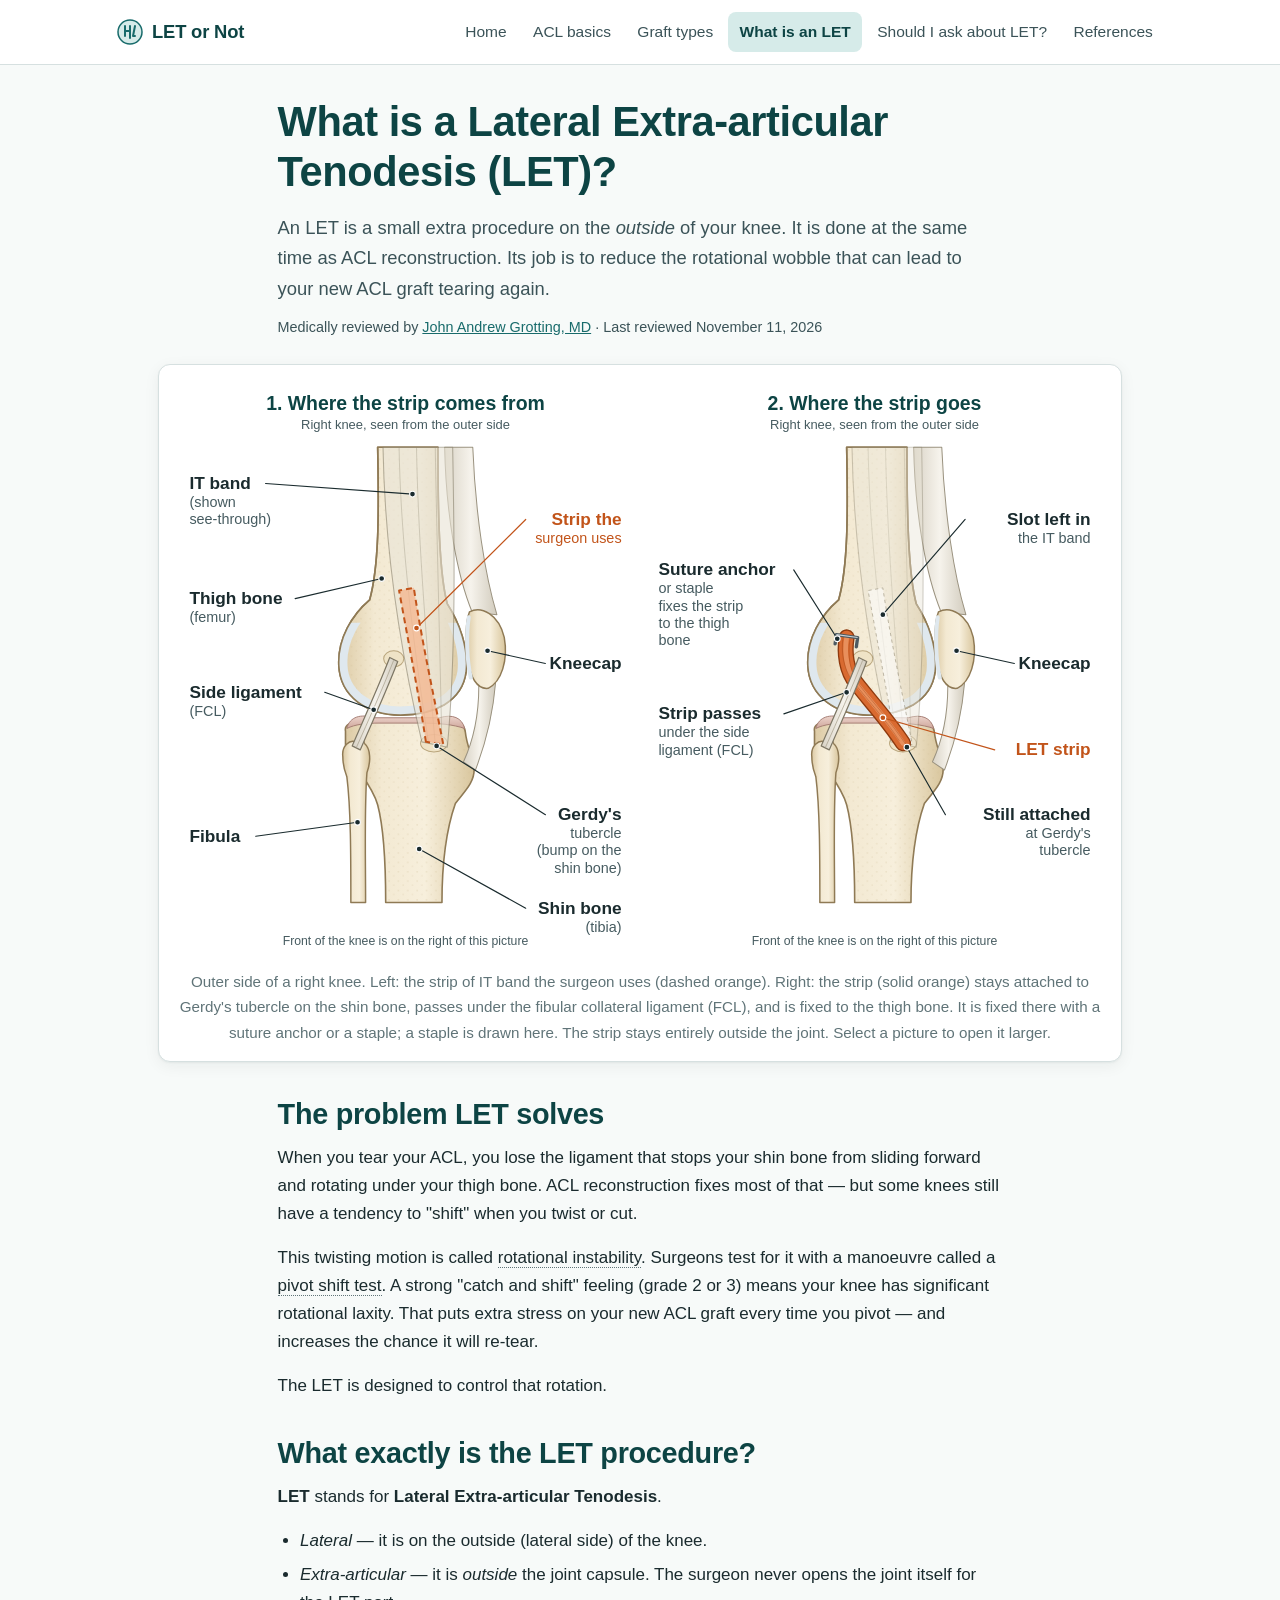
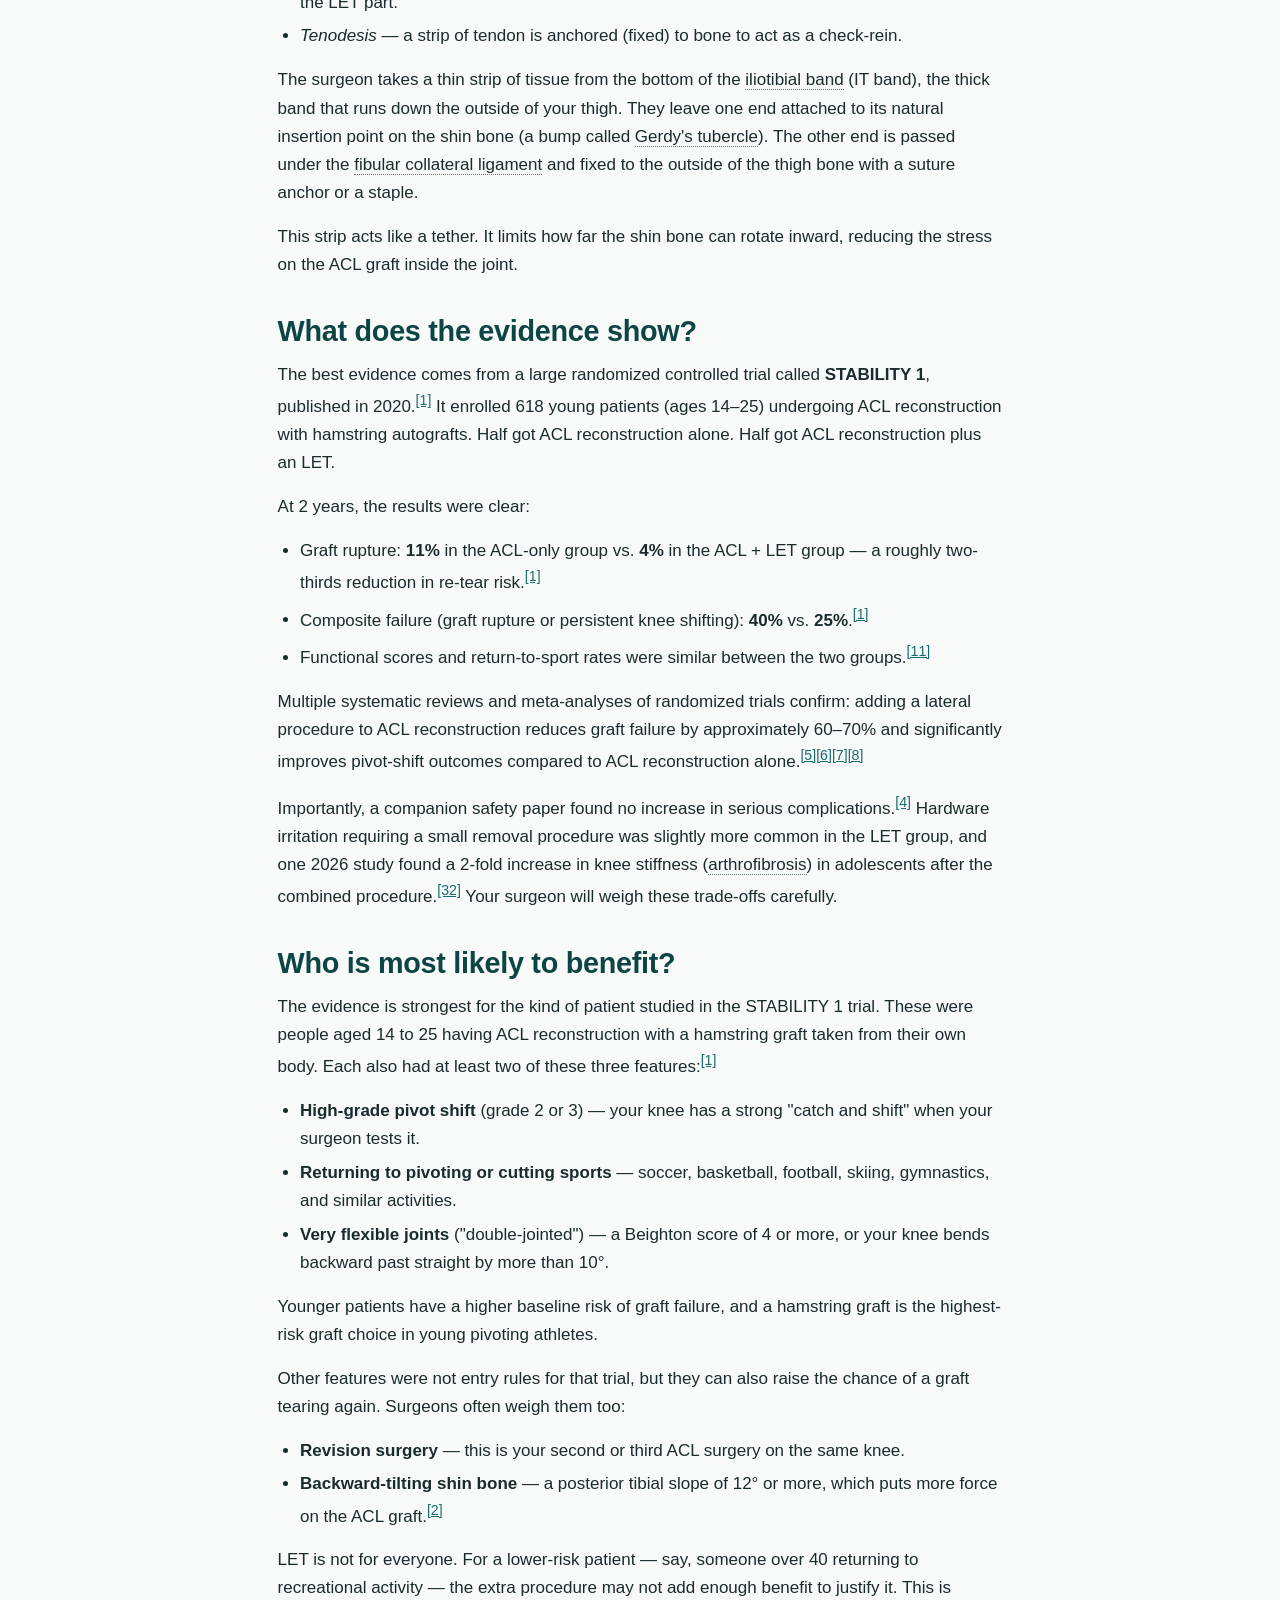
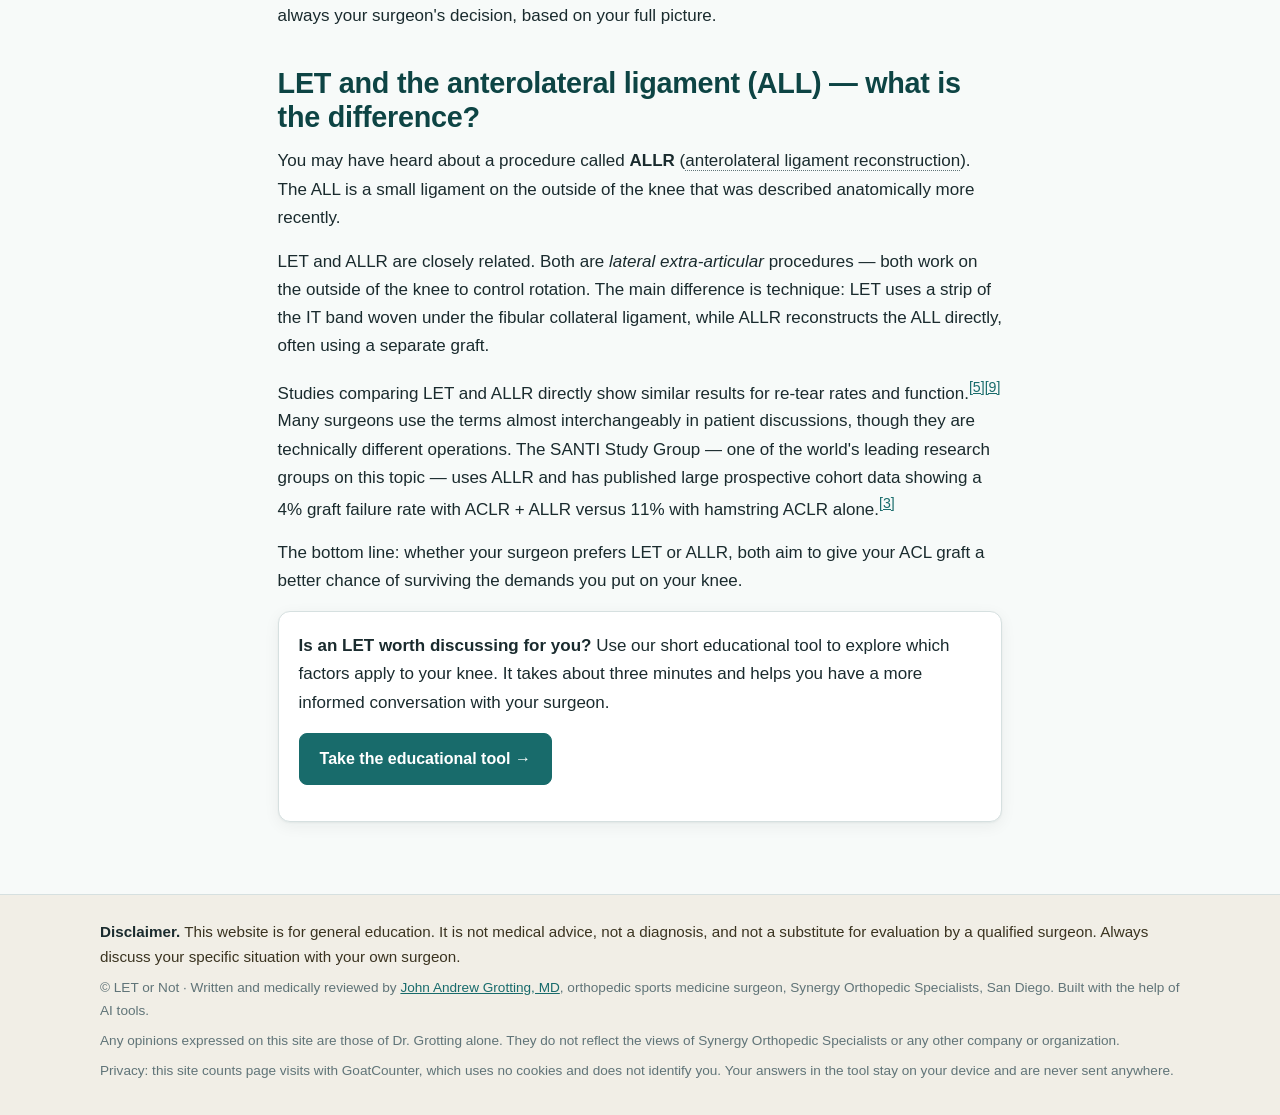
<file: let.html>
<!DOCTYPE html>
<html lang="en">
<head>
  <meta charset="utf-8">
  <meta name="viewport" content="width=device-width, initial-scale=1">
  <meta name="description" content="Plain-language explanation of Lateral Extra-articular Tenodesis (LET) — what it is, where it sits on the outside of the knee, why a surgeon adds it, and its relationship to anterolateral ligament reconstruction (ALLR).">
  <title>What is a lateral extra-articular tenodesis (LET)? · LET or Not</title>
  <link rel="canonical" href="https://letornot.com/let.html">
  <meta name="author" content="John Andrew Grotting, MD">
  <meta property="og:type" content="website">
  <meta property="og:site_name" content="LET or Not">
  <meta property="og:title" content="What is a lateral extra-articular tenodesis (LET)?">
  <meta property="og:description" content="Plain-language explanation of Lateral Extra-articular Tenodesis (LET) — what it is, where it sits on the outside of the knee, why a surgeon adds it, and its relationship to anterolateral ligament reconstruction (ALLR).">
  <meta property="og:url" content="https://letornot.com/let.html">
  <meta property="og:image" content="https://letornot.com/assets/img/acl-tear-hero.jpg">
  <meta name="twitter:card" content="summary">
  <script type="application/ld+json">
{
  "@context": "https://schema.org",
  "@type": "MedicalWebPage",
  "name": "What is a Lateral Extra-articular Tenodesis (LET)?",
  "description": "Plain-language explanation of Lateral Extra-articular Tenodesis (LET) — what it is, where it sits on the outside of the knee, why a surgeon adds it, and its relationship to anterolateral ligament reconstruction (ALLR).",
  "url": "https://letornot.com/let.html",
  "inLanguage": "en",
  "lastReviewed": "2026-11-11",
  "dateModified": "2026-11-11",
  "author": {
    "@type": "Person",
    "name": "John Andrew Grotting",
    "url": "https://www.sandiegoshouldersurgeon.com",
    "honorificSuffix": "MD",
    "jobTitle": "Orthopedic sports medicine surgeon",
    "worksFor": {
      "@type": "MedicalOrganization",
      "name": "Synergy Orthopedic Specialists",
      "address": {
        "@type": "PostalAddress",
        "addressLocality": "San Diego",
        "addressRegion": "CA",
        "addressCountry": "US"
      }
    }
  },
  "reviewedBy": {
    "@type": "Person",
    "name": "John Andrew Grotting",
    "url": "https://www.sandiegoshouldersurgeon.com",
    "honorificSuffix": "MD",
    "jobTitle": "Orthopedic sports medicine surgeon",
    "worksFor": {
      "@type": "MedicalOrganization",
      "name": "Synergy Orthopedic Specialists",
      "address": {
        "@type": "PostalAddress",
        "addressLocality": "San Diego",
        "addressRegion": "CA",
        "addressCountry": "US"
      }
    }
  },
  "audience": {
    "@type": "PeopleAudience",
    "audienceType": "Patients"
  },
  "about": {
    "@type": "MedicalProcedure",
    "name": "Lateral extra-articular tenodesis with anterior cruciate ligament reconstruction"
  },
  "isPartOf": {
    "@type": "WebSite",
    "name": "LET or Not",
    "url": "https://letornot.com/"
  }
}
  </script>
  <link rel="stylesheet" href="assets/css/styles.css">
  <link rel="icon" href="assets/img/favicon.svg" type="image/svg+xml">
</head>
<body>
  <a href="#main" class="skip-link">Skip to main content</a>

  <header class="site-header">
    <div class="wrap">
      <a class="brand" href="index.html">
        <svg class="brand-mark" viewBox="0 0 28 28" role="img" aria-label="LET or Not logo">
          <circle cx="14" cy="14" r="12" fill="#d6ebe9" stroke="#186b6b" stroke-width="1.5"/>
          <path d="M9 8 L9 18 M9 13 L14 13 M14 8 L14 20 M19 8 L17 18 L19 18" stroke="#186b6b" stroke-width="2" stroke-linecap="round" stroke-linejoin="round" fill="none"/>
        </svg>
        LET or Not
      </a>
      <nav class="nav" aria-label="Primary">
        <a href="index.html">Home</a>
        <a href="acl.html">ACL basics</a>
        <a href="grafts.html">Graft types</a>
        <a href="let.html" aria-current="page">What is an LET</a>
        <a href="algorithm.html">Should I ask about LET?</a>
        <a href="references.html">References</a>
      </nav>
    </div>
  </header>

  <main id="main">
    <h1>What is a Lateral Extra-articular Tenodesis (LET)?</h1>
    <p class="lead">An LET is a small extra procedure on the <em>outside</em> of your knee. It is done at the same time as ACL reconstruction. Its job is to reduce the rotational wobble that can lead to your new ACL graft tearing again.</p>
    <p class="byline">Medically reviewed by <a href="https://www.sandiegoshouldersurgeon.com" target="_blank" rel="noopener">John Andrew Grotting, MD</a> &middot; Last reviewed <time datetime="2026-11-11">November 11, 2026</time></p>

    <figure class="figure-wide">
      <div class="figure-pair">
        <a class="zoom" href="assets/img/let-before.svg"><img src="assets/img/let-before.svg" width="640" height="800"
             alt="Outer-side view of a right knee, with the kneecap on the right of the picture. The thigh bone is at the top; the shin bone and fibula are below. The iliotibial band (IT band), a wide flat band drawn see-through, runs down the outer thigh, crosses the knee and attaches to a bump on the front-outer shin bone called Gerdy's tubercle. A dashed orange outline marks the thin strip of the band that the surgeon uses. The fibular collateral ligament runs from the outer bump of the thigh bone down to the top of the fibula."></a>
        <a class="zoom" href="assets/img/let-after.svg"><img src="assets/img/let-after.svg" width="640" height="800"
             alt="The same outer-side view after an LET. The strip of IT band, shown in solid orange, is still attached to Gerdy's tubercle on the shin bone. From there it runs up and back, passes underneath the fibular collateral ligament, and is fixed to the outer surface of the thigh bone with a suture anchor or a staple (a staple is drawn), just above and behind the outer bump of the thigh bone. The strip stays outside the joint."></a>
      </div>
      <figcaption>Outer side of a right knee. Left: the strip of IT band the surgeon uses (dashed orange). Right: the strip (solid orange) stays attached to Gerdy's tubercle on the shin bone, passes under the fibular collateral ligament (FCL), and is fixed to the thigh bone. It is fixed there with a suture anchor or a staple; a staple is drawn here. The strip stays entirely outside the joint. Select a picture to open it larger.</figcaption>
    </figure>

    <h2>The problem LET solves</h2>
    <p>When you tear your ACL, you lose the ligament that stops your shin bone from sliding forward and rotating under your thigh bone. ACL reconstruction fixes most of that — but some knees still have a tendency to "shift" when you twist or cut.</p>
    <p>This twisting motion is called <span class="term" title="rotational instability — when your shin bone rotates too far under your thigh bone during sport movements">rotational instability</span>. Surgeons test for it with a manoeuvre called a <span class="term" title="pivot shift — a clinical test where the surgeon gently rotates the knee; a 'catch and clunk' feeling indicates rotational instability">pivot shift test</span>. A strong "catch and shift" feeling (grade 2 or 3) means your knee has significant rotational laxity. That puts extra stress on your new ACL graft every time you pivot — and increases the chance it will re-tear.</p>
    <p>The LET is designed to control that rotation.</p>

    <h2>What exactly is the LET procedure?</h2>
    <p><strong>LET</strong> stands for <strong>Lateral Extra-articular Tenodesis</strong>.</p>
    <ul>
      <li><em>Lateral</em> — it is on the outside (lateral side) of the knee.</li>
      <li><em>Extra-articular</em> — it is <em>outside</em> the joint capsule. The surgeon never opens the joint itself for the LET part.</li>
      <li><em>Tenodesis</em> — a strip of tendon is anchored (fixed) to bone to act as a check-rein.</li>
    </ul>
    <p>The surgeon takes a thin strip of tissue from the bottom of the <span class="term" title="iliotibial band (IT band) — a thick band of fibrous tissue that runs down the outside of the thigh from the hip to the knee">iliotibial band</span> (IT band), the thick band that runs down the outside of your thigh. They leave one end attached to its natural insertion point on the shin bone (a bump called <span class="term" title="Gerdy's tubercle — a bony bump on the front-outside of the tibia where the IT band attaches">Gerdy's tubercle</span>). The other end is passed under the <span class="term" title="fibular collateral ligament — the ligament on the outside of the knee connecting the thigh bone to the top of the fibula">fibular collateral ligament</span> and fixed to the outside of the thigh bone with a suture anchor or a staple.</p>
    <p>This strip acts like a tether. It limits how far the shin bone can rotate inward, reducing the stress on the ACL graft inside the joint.</p>

    <h2>What does the evidence show?</h2>
    <p>The best evidence comes from a large randomized controlled trial called <strong>STABILITY 1</strong>, published in 2020.<sup><a href="references.html#ref-1">[1]</a></sup> It enrolled 618 young patients (ages 14–25) undergoing ACL reconstruction with hamstring autografts. Half got ACL reconstruction alone. Half got ACL reconstruction plus an LET.</p>
    <p>At 2 years, the results were clear:</p>
    <ul>
      <li>Graft rupture: <strong>11%</strong> in the ACL-only group vs. <strong>4%</strong> in the ACL + LET group — a roughly two-thirds reduction in re-tear risk.<sup><a href="references.html#ref-1">[1]</a></sup></li>
      <li>Composite failure (graft rupture or persistent knee shifting): <strong>40%</strong> vs. <strong>25%</strong>.<sup><a href="references.html#ref-1">[1]</a></sup></li>
      <li>Functional scores and return-to-sport rates were similar between the two groups.<sup><a href="references.html#ref-11">[11]</a></sup></li>
    </ul>
    <p>Multiple systematic reviews and meta-analyses of randomized trials confirm: adding a lateral procedure to ACL reconstruction reduces graft failure by approximately 60–70% and significantly improves pivot-shift outcomes compared to ACL reconstruction alone.<sup><a href="references.html#ref-5">[5]</a></sup><sup><a href="references.html#ref-6">[6]</a></sup><sup><a href="references.html#ref-7">[7]</a></sup><sup><a href="references.html#ref-8">[8]</a></sup></p>
    <p>Importantly, a companion safety paper found no increase in serious complications.<sup><a href="references.html#ref-4">[4]</a></sup> Hardware irritation requiring a small removal procedure was slightly more common in the LET group, and one 2026 study found a 2-fold increase in knee stiffness (<span class="term" title="arthrofibrosis — when scar tissue builds up in the knee after surgery, causing stiffness and loss of motion">arthrofibrosis</span>) in adolescents after the combined procedure.<sup><a href="references.html#ref-32">[32]</a></sup> Your surgeon will weigh these trade-offs carefully.</p>

    <h2>Who is most likely to benefit?</h2>
    <p>The evidence is strongest for the kind of patient studied in the STABILITY 1 trial. These were people aged 14 to 25 having ACL reconstruction with a hamstring graft taken from their own body. Each also had at least two of these three features:<sup><a href="references.html#ref-1">[1]</a></sup></p>
    <ul>
      <li><strong>High-grade pivot shift</strong> (grade 2 or 3) — your knee has a strong "catch and shift" when your surgeon tests it.</li>
      <li><strong>Returning to pivoting or cutting sports</strong> — soccer, basketball, football, skiing, gymnastics, and similar activities.</li>
      <li><strong>Very flexible joints</strong> ("double-jointed") — a Beighton score of 4 or more, or your knee bends backward past straight by more than 10°.</li>
    </ul>
    <p>Younger patients have a higher baseline risk of graft failure, and a hamstring graft is the highest-risk graft choice in young pivoting athletes.</p>
    <p>Other features were not entry rules for that trial, but they can also raise the chance of a graft tearing again. Surgeons often weigh them too:</p>
    <ul>
      <li><strong>Revision surgery</strong> — this is your second or third ACL surgery on the same knee.</li>
      <li><strong>Backward-tilting shin bone</strong> — a posterior tibial slope of 12° or more, which puts more force on the ACL graft.<sup><a href="references.html#ref-2">[2]</a></sup></li>
    </ul>
    <p>LET is not for everyone. For a lower-risk patient — say, someone over 40 returning to recreational activity — the extra procedure may not add enough benefit to justify it. This is always your surgeon's decision, based on your full picture.</p>

    <h2>LET and the anterolateral ligament (ALL) — what is the difference?</h2>
    <p>You may have heard about a procedure called <strong>ALLR</strong> (<span class="term" title="anterolateral ligament reconstruction — reconstructing the anterolateral ligament (ALL), a small structure on the outside of the knee">anterolateral ligament reconstruction</span>). The ALL is a small ligament on the outside of the knee that was described anatomically more recently.</p>
    <p>LET and ALLR are closely related. Both are <em>lateral extra-articular</em> procedures — both work on the outside of the knee to control rotation. The main difference is technique: LET uses a strip of the IT band woven under the fibular collateral ligament, while ALLR reconstructs the ALL directly, often using a separate graft.</p>
    <p>Studies comparing LET and ALLR directly show similar results for re-tear rates and function.<sup><a href="references.html#ref-5">[5]</a></sup><sup><a href="references.html#ref-9">[9]</a></sup> Many surgeons use the terms almost interchangeably in patient discussions, though they are technically different operations. The SANTI Study Group — one of the world's leading research groups on this topic — uses ALLR and has published large prospective cohort data showing a 4% graft failure rate with ACLR + ALLR versus 11% with hamstring ACLR alone.<sup><a href="references.html#ref-3">[3]</a></sup></p>
    <p>The bottom line: whether your surgeon prefers LET or ALLR, both aim to give your ACL graft a better chance of surviving the demands you put on your knee.</p>

    <div class="card">
      <p><strong>Is an LET worth discussing for you?</strong> Use our short educational tool to explore which factors apply to your knee. It takes about three minutes and helps you have a more informed conversation with your surgeon.</p>
      <p><a class="btn" href="algorithm.html">Take the educational tool &rarr;</a></p>
    </div>
  </main>

  <footer class="site-footer">
    <div class="wrap">
      <p><strong>Disclaimer.</strong> This website is for general education. It is not medical advice, not a diagnosis, and not a substitute for evaluation by a qualified surgeon. Always discuss your specific situation with your own surgeon.</p>
      <p class="small">&copy; LET or Not &middot; Written and medically reviewed by <a href="https://www.sandiegoshouldersurgeon.com" target="_blank" rel="noopener">John Andrew Grotting, MD</a>, orthopedic sports medicine surgeon, Synergy Orthopedic Specialists, San Diego. Built with the help of AI tools.</p>
      <p class="small">Any opinions expressed on this site are those of Dr. Grotting alone. They do not reflect the views of Synergy Orthopedic Specialists or any other company or organization.</p>
      <p class="small">Privacy: this site counts page visits with GoatCounter, which uses no cookies and does not identify you. Your answers in the tool stay on your device and are never sent anywhere.</p>
    </div>
  </footer>
  <script data-goatcounter="https://letornot.goatcounter.com/count"
          async src="https://gc.zgo.at/count.js"></script>
</body>
</html>
</file>
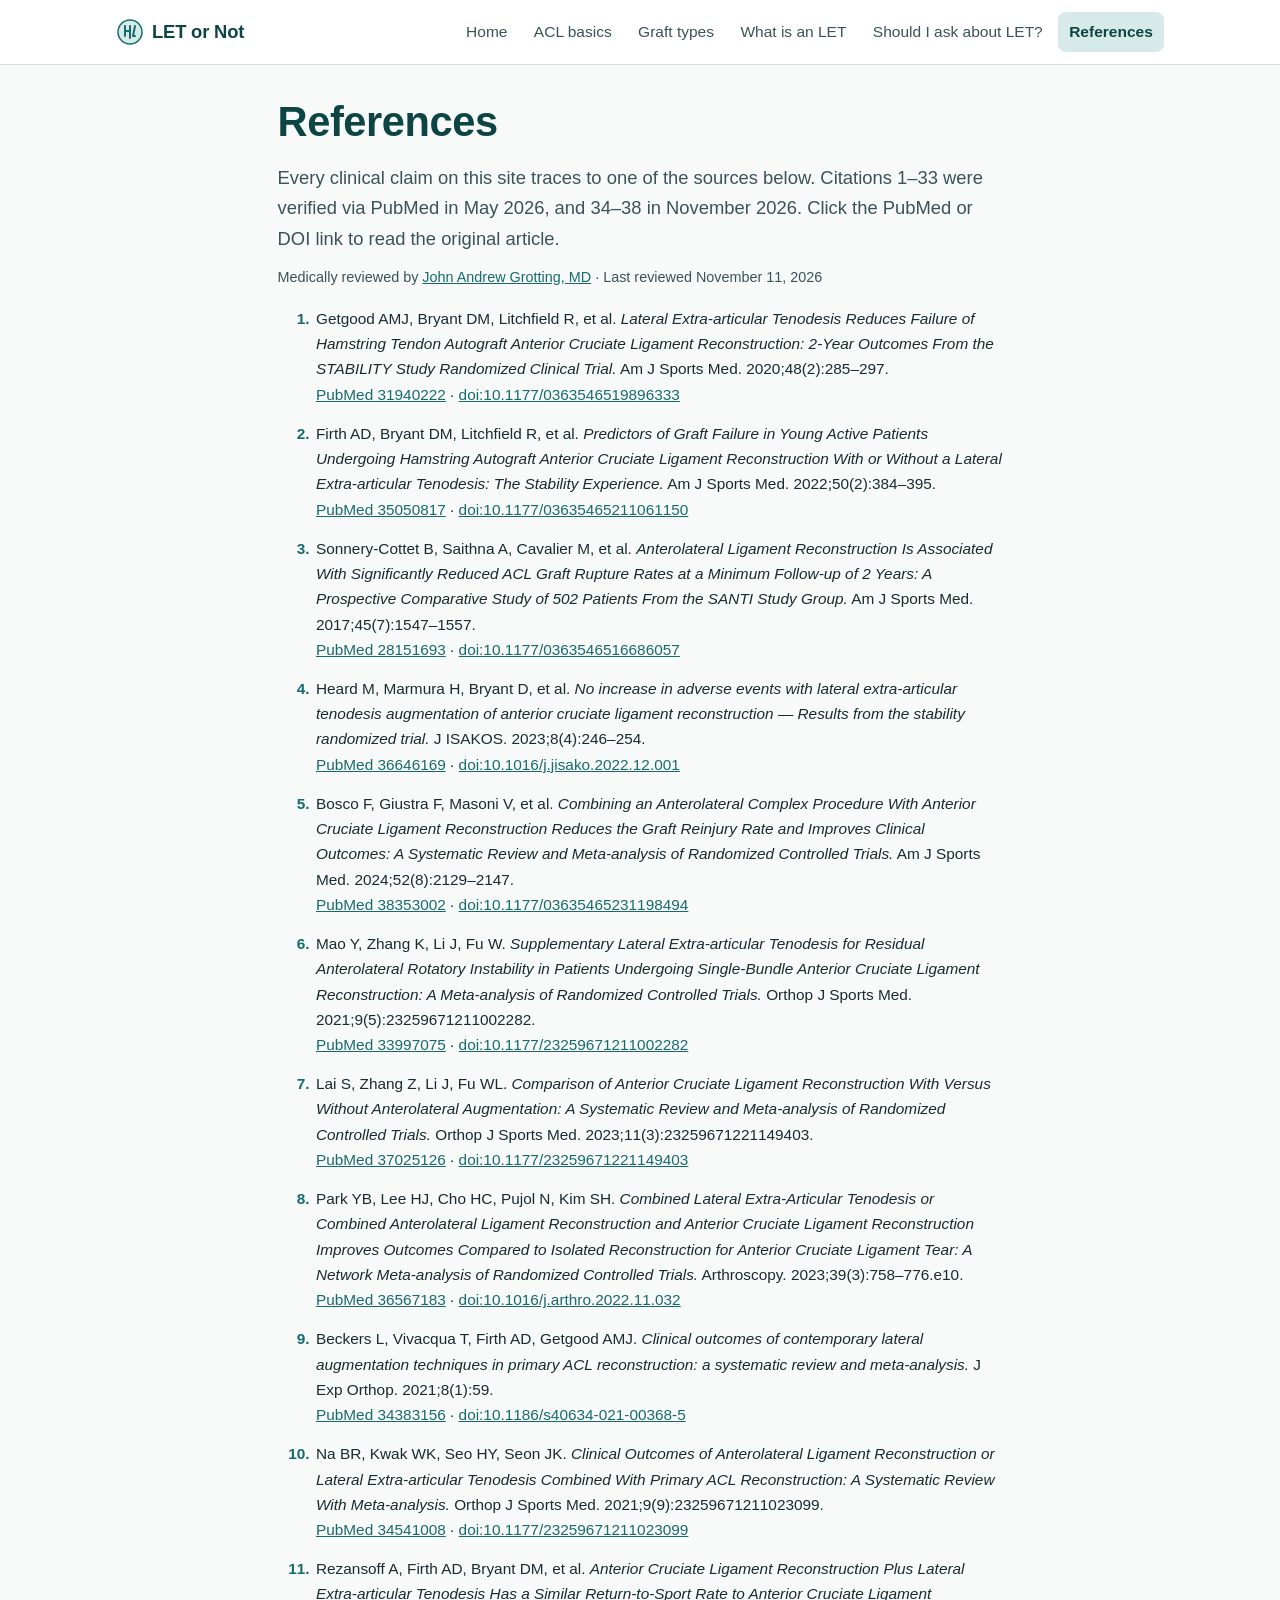
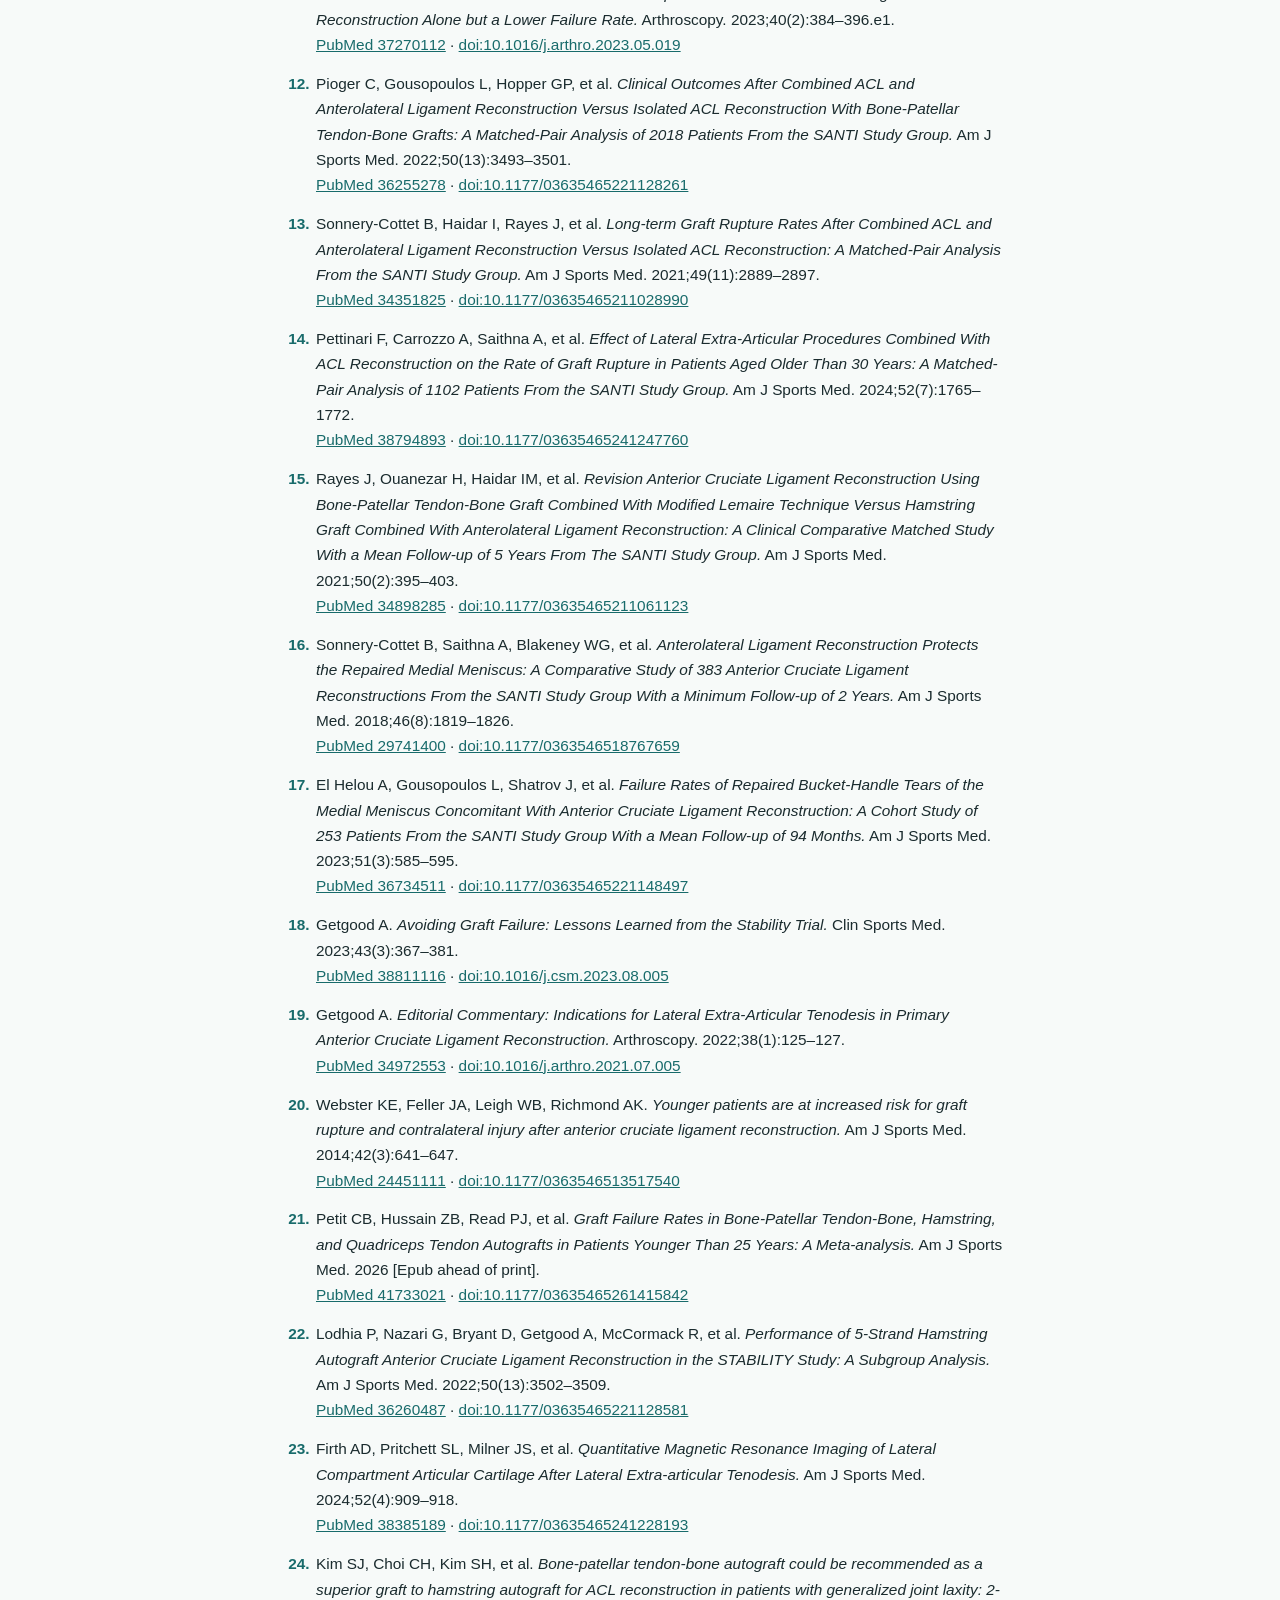
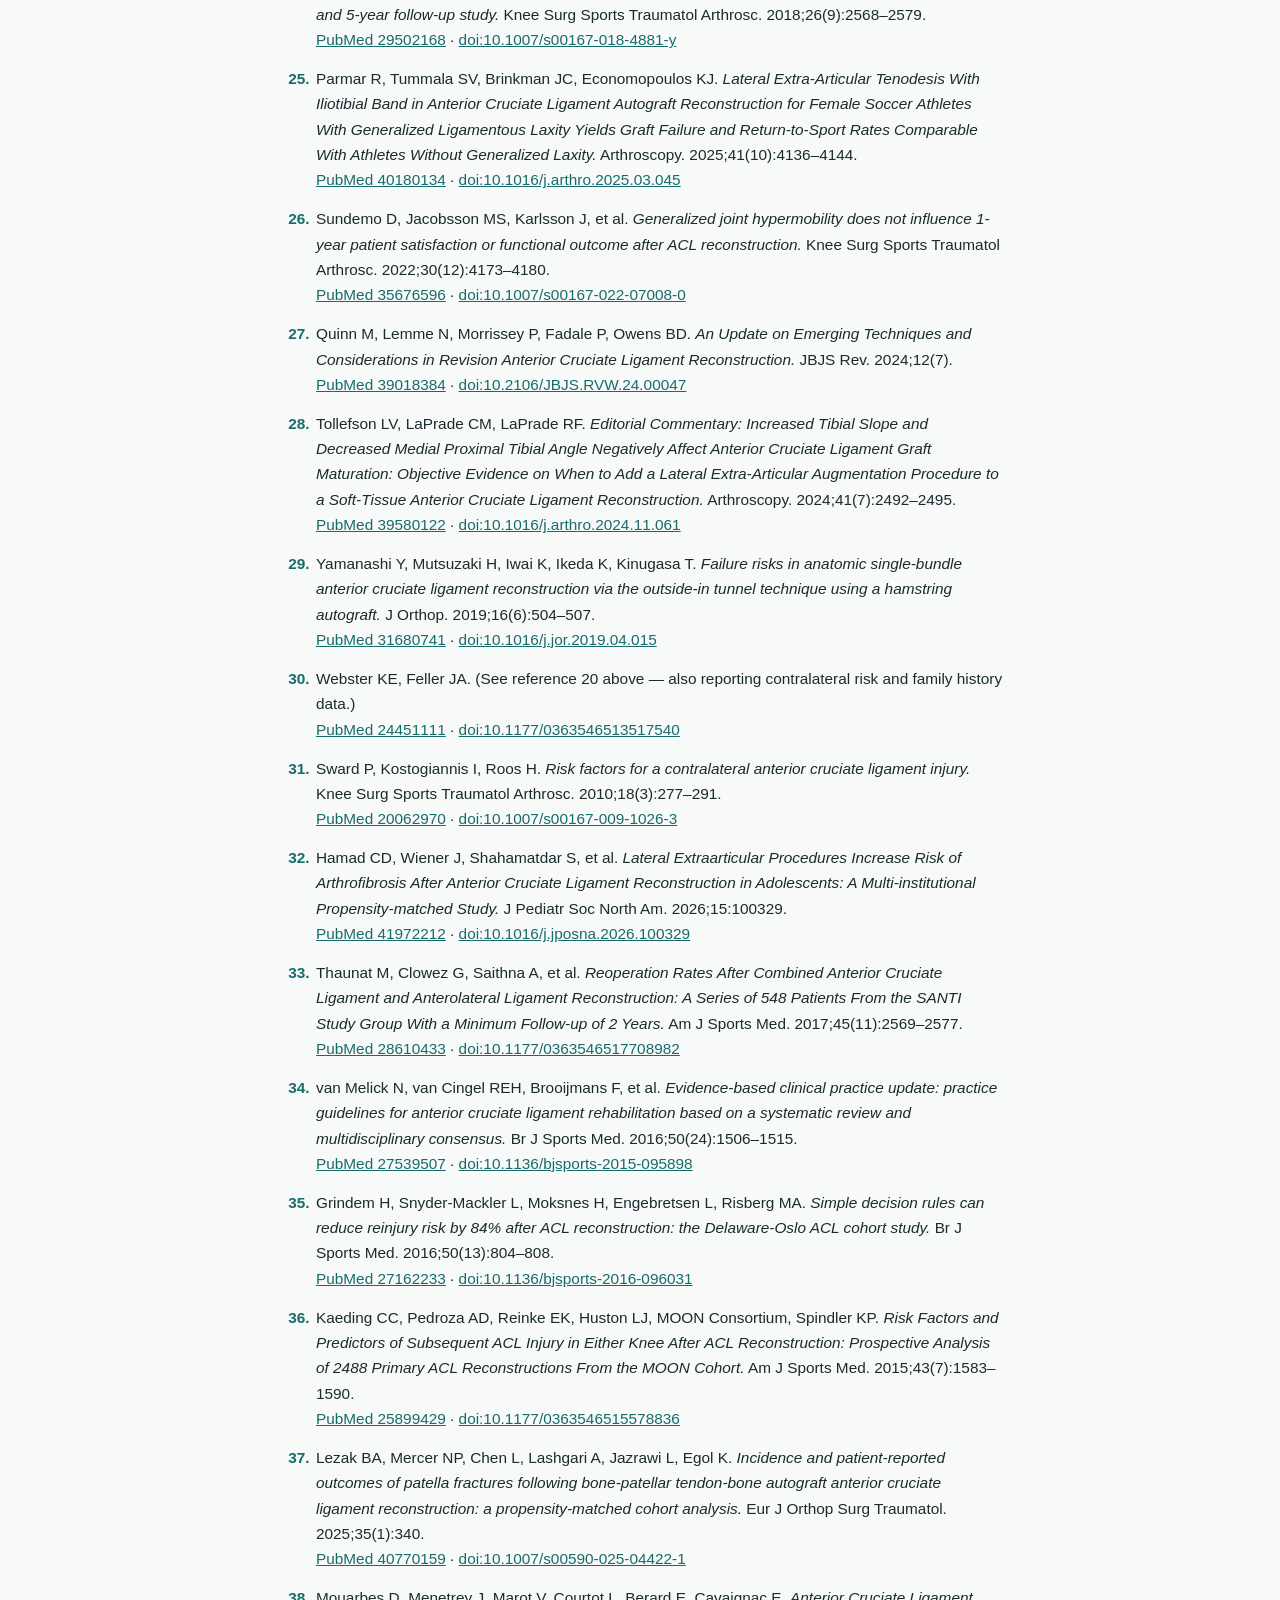
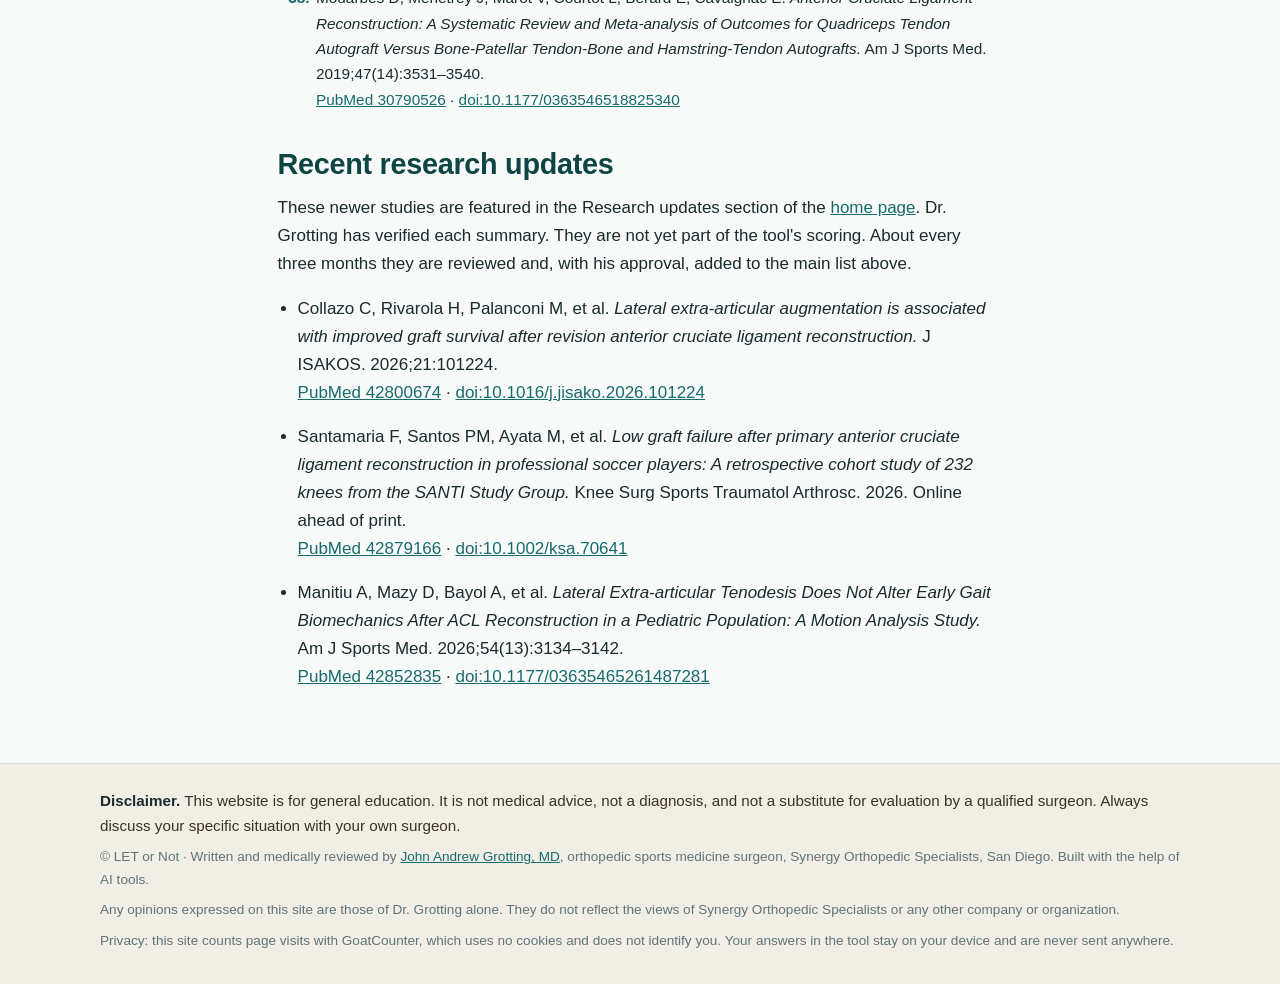
<file: references.html>
<!DOCTYPE html>
<html lang="en">
<head>
  <meta charset="utf-8">
  <meta name="viewport" content="width=device-width, initial-scale=1">
  <meta name="description" content="Full reference list for LET or Not — all clinical sources with PubMed and DOI links.">
  <title>References · LET or Not</title>
  <link rel="canonical" href="https://letornot.com/references.html">
  <meta name="author" content="John Andrew Grotting, MD">
  <meta property="og:type" content="website">
  <meta property="og:site_name" content="LET or Not">
  <meta property="og:title" content="References">
  <meta property="og:description" content="Full reference list for LET or Not — all clinical sources with PubMed and DOI links.">
  <meta property="og:url" content="https://letornot.com/references.html">
  <meta property="og:image" content="https://letornot.com/assets/img/acl-tear-hero.jpg">
  <meta name="twitter:card" content="summary">
  <script type="application/ld+json">
{
  "@context": "https://schema.org",
  "@type": "MedicalWebPage",
  "name": "References",
  "description": "Full reference list for LET or Not — all clinical sources with PubMed and DOI links.",
  "url": "https://letornot.com/references.html",
  "inLanguage": "en",
  "lastReviewed": "2026-11-11",
  "dateModified": "2026-11-11",
  "author": {
    "@type": "Person",
    "name": "John Andrew Grotting",
    "url": "https://www.sandiegoshouldersurgeon.com",
    "honorificSuffix": "MD",
    "jobTitle": "Orthopedic sports medicine surgeon",
    "worksFor": {
      "@type": "MedicalOrganization",
      "name": "Synergy Orthopedic Specialists",
      "address": {
        "@type": "PostalAddress",
        "addressLocality": "San Diego",
        "addressRegion": "CA",
        "addressCountry": "US"
      }
    }
  },
  "reviewedBy": {
    "@type": "Person",
    "name": "John Andrew Grotting",
    "url": "https://www.sandiegoshouldersurgeon.com",
    "honorificSuffix": "MD",
    "jobTitle": "Orthopedic sports medicine surgeon",
    "worksFor": {
      "@type": "MedicalOrganization",
      "name": "Synergy Orthopedic Specialists",
      "address": {
        "@type": "PostalAddress",
        "addressLocality": "San Diego",
        "addressRegion": "CA",
        "addressCountry": "US"
      }
    }
  },
  "audience": {
    "@type": "PeopleAudience",
    "audienceType": "Patients"
  },
  "about": {
    "@type": "MedicalProcedure",
    "name": "Lateral extra-articular tenodesis with anterior cruciate ligament reconstruction"
  },
  "isPartOf": {
    "@type": "WebSite",
    "name": "LET or Not",
    "url": "https://letornot.com/"
  }
}
  </script>
  <link rel="stylesheet" href="assets/css/styles.css">
  <link rel="icon" href="assets/img/favicon.svg" type="image/svg+xml">
</head>
<body>
  <a href="#main" class="skip-link">Skip to main content</a>

  <header class="site-header">
    <div class="wrap">
      <a class="brand" href="index.html">
        <svg class="brand-mark" viewBox="0 0 28 28" role="img" aria-label="LET or Not logo">
          <circle cx="14" cy="14" r="12" fill="#d6ebe9" stroke="#186b6b" stroke-width="1.5"/>
          <path d="M9 8 L9 18 M9 13 L14 13 M14 8 L14 20 M19 8 L17 18 L19 18" stroke="#186b6b" stroke-width="2" stroke-linecap="round" stroke-linejoin="round" fill="none"/>
        </svg>
        LET or Not
      </a>
      <nav class="nav" aria-label="Primary">
        <a href="index.html">Home</a>
        <a href="acl.html">ACL basics</a>
        <a href="grafts.html">Graft types</a>
        <a href="let.html">What is an LET</a>
        <a href="algorithm.html">Should I ask about LET?</a>
        <a href="references.html" aria-current="page">References</a>
      </nav>
    </div>
  </header>

  <main id="main">
    <h1>References</h1>
    <p class="lead">Every clinical claim on this site traces to one of the sources below. Citations 1–33 were verified via PubMed in May 2026, and 34–38 in November 2026. Click the PubMed or DOI link to read the original article.</p>
    <p class="byline">Medically reviewed by <a href="https://www.sandiegoshouldersurgeon.com" target="_blank" rel="noopener">John Andrew Grotting, MD</a> &middot; Last reviewed <time datetime="2026-11-11">November 11, 2026</time></p>

    <ol class="refs">
      <li id="ref-1">
        Getgood AMJ, Bryant DM, Litchfield R, et al. <em>Lateral Extra-articular Tenodesis Reduces Failure of Hamstring Tendon Autograft Anterior Cruciate Ligament Reconstruction: 2-Year Outcomes From the STABILITY Study Randomized Clinical Trial.</em> Am J Sports Med. 2020;48(2):285–297.
        <br>
        <a href="https://pubmed.ncbi.nlm.nih.gov/31940222/" target="_blank" rel="noopener">PubMed 31940222</a> &middot;
        <a href="https://doi.org/10.1177/0363546519896333" target="_blank" rel="noopener">doi:10.1177/0363546519896333</a>
      </li>
      <li id="ref-2">
        Firth AD, Bryant DM, Litchfield R, et al. <em>Predictors of Graft Failure in Young Active Patients Undergoing Hamstring Autograft Anterior Cruciate Ligament Reconstruction With or Without a Lateral Extra-articular Tenodesis: The Stability Experience.</em> Am J Sports Med. 2022;50(2):384–395.
        <br>
        <a href="https://pubmed.ncbi.nlm.nih.gov/35050817/" target="_blank" rel="noopener">PubMed 35050817</a> &middot;
        <a href="https://doi.org/10.1177/03635465211061150" target="_blank" rel="noopener">doi:10.1177/03635465211061150</a>
      </li>
      <li id="ref-3">
        Sonnery-Cottet B, Saithna A, Cavalier M, et al. <em>Anterolateral Ligament Reconstruction Is Associated With Significantly Reduced ACL Graft Rupture Rates at a Minimum Follow-up of 2 Years: A Prospective Comparative Study of 502 Patients From the SANTI Study Group.</em> Am J Sports Med. 2017;45(7):1547–1557.
        <br>
        <a href="https://pubmed.ncbi.nlm.nih.gov/28151693/" target="_blank" rel="noopener">PubMed 28151693</a> &middot;
        <a href="https://doi.org/10.1177/0363546516686057" target="_blank" rel="noopener">doi:10.1177/0363546516686057</a>
      </li>
      <li id="ref-4">
        Heard M, Marmura H, Bryant D, et al. <em>No increase in adverse events with lateral extra-articular tenodesis augmentation of anterior cruciate ligament reconstruction — Results from the stability randomized trial.</em> J ISAKOS. 2023;8(4):246–254.
        <br>
        <a href="https://pubmed.ncbi.nlm.nih.gov/36646169/" target="_blank" rel="noopener">PubMed 36646169</a> &middot;
        <a href="https://doi.org/10.1016/j.jisako.2022.12.001" target="_blank" rel="noopener">doi:10.1016/j.jisako.2022.12.001</a>
      </li>
      <li id="ref-5">
        Bosco F, Giustra F, Masoni V, et al. <em>Combining an Anterolateral Complex Procedure With Anterior Cruciate Ligament Reconstruction Reduces the Graft Reinjury Rate and Improves Clinical Outcomes: A Systematic Review and Meta-analysis of Randomized Controlled Trials.</em> Am J Sports Med. 2024;52(8):2129–2147.
        <br>
        <a href="https://pubmed.ncbi.nlm.nih.gov/38353002/" target="_blank" rel="noopener">PubMed 38353002</a> &middot;
        <a href="https://doi.org/10.1177/03635465231198494" target="_blank" rel="noopener">doi:10.1177/03635465231198494</a>
      </li>
      <li id="ref-6">
        Mao Y, Zhang K, Li J, Fu W. <em>Supplementary Lateral Extra-articular Tenodesis for Residual Anterolateral Rotatory Instability in Patients Undergoing Single-Bundle Anterior Cruciate Ligament Reconstruction: A Meta-analysis of Randomized Controlled Trials.</em> Orthop J Sports Med. 2021;9(5):23259671211002282.
        <br>
        <a href="https://pubmed.ncbi.nlm.nih.gov/33997075/" target="_blank" rel="noopener">PubMed 33997075</a> &middot;
        <a href="https://doi.org/10.1177/23259671211002282" target="_blank" rel="noopener">doi:10.1177/23259671211002282</a>
      </li>
      <li id="ref-7">
        Lai S, Zhang Z, Li J, Fu WL. <em>Comparison of Anterior Cruciate Ligament Reconstruction With Versus Without Anterolateral Augmentation: A Systematic Review and Meta-analysis of Randomized Controlled Trials.</em> Orthop J Sports Med. 2023;11(3):23259671221149403.
        <br>
        <a href="https://pubmed.ncbi.nlm.nih.gov/37025126/" target="_blank" rel="noopener">PubMed 37025126</a> &middot;
        <a href="https://doi.org/10.1177/23259671221149403" target="_blank" rel="noopener">doi:10.1177/23259671221149403</a>
      </li>
      <li id="ref-8">
        Park YB, Lee HJ, Cho HC, Pujol N, Kim SH. <em>Combined Lateral Extra-Articular Tenodesis or Combined Anterolateral Ligament Reconstruction and Anterior Cruciate Ligament Reconstruction Improves Outcomes Compared to Isolated Reconstruction for Anterior Cruciate Ligament Tear: A Network Meta-analysis of Randomized Controlled Trials.</em> Arthroscopy. 2023;39(3):758–776.e10.
        <br>
        <a href="https://pubmed.ncbi.nlm.nih.gov/36567183/" target="_blank" rel="noopener">PubMed 36567183</a> &middot;
        <a href="https://doi.org/10.1016/j.arthro.2022.11.032" target="_blank" rel="noopener">doi:10.1016/j.arthro.2022.11.032</a>
      </li>
      <li id="ref-9">
        Beckers L, Vivacqua T, Firth AD, Getgood AMJ. <em>Clinical outcomes of contemporary lateral augmentation techniques in primary ACL reconstruction: a systematic review and meta-analysis.</em> J Exp Orthop. 2021;8(1):59.
        <br>
        <a href="https://pubmed.ncbi.nlm.nih.gov/34383156/" target="_blank" rel="noopener">PubMed 34383156</a> &middot;
        <a href="https://doi.org/10.1186/s40634-021-00368-5" target="_blank" rel="noopener">doi:10.1186/s40634-021-00368-5</a>
      </li>
      <li id="ref-10">
        Na BR, Kwak WK, Seo HY, Seon JK. <em>Clinical Outcomes of Anterolateral Ligament Reconstruction or Lateral Extra-articular Tenodesis Combined With Primary ACL Reconstruction: A Systematic Review With Meta-analysis.</em> Orthop J Sports Med. 2021;9(9):23259671211023099.
        <br>
        <a href="https://pubmed.ncbi.nlm.nih.gov/34541008/" target="_blank" rel="noopener">PubMed 34541008</a> &middot;
        <a href="https://doi.org/10.1177/23259671211023099" target="_blank" rel="noopener">doi:10.1177/23259671211023099</a>
      </li>
      <li id="ref-11">
        Rezansoff A, Firth AD, Bryant DM, et al. <em>Anterior Cruciate Ligament Reconstruction Plus Lateral Extra-articular Tenodesis Has a Similar Return-to-Sport Rate to Anterior Cruciate Ligament Reconstruction Alone but a Lower Failure Rate.</em> Arthroscopy. 2023;40(2):384–396.e1.
        <br>
        <a href="https://pubmed.ncbi.nlm.nih.gov/37270112/" target="_blank" rel="noopener">PubMed 37270112</a> &middot;
        <a href="https://doi.org/10.1016/j.arthro.2023.05.019" target="_blank" rel="noopener">doi:10.1016/j.arthro.2023.05.019</a>
      </li>
      <li id="ref-12">
        Pioger C, Gousopoulos L, Hopper GP, et al. <em>Clinical Outcomes After Combined ACL and Anterolateral Ligament Reconstruction Versus Isolated ACL Reconstruction With Bone-Patellar Tendon-Bone Grafts: A Matched-Pair Analysis of 2018 Patients From the SANTI Study Group.</em> Am J Sports Med. 2022;50(13):3493–3501.
        <br>
        <a href="https://pubmed.ncbi.nlm.nih.gov/36255278/" target="_blank" rel="noopener">PubMed 36255278</a> &middot;
        <a href="https://doi.org/10.1177/03635465221128261" target="_blank" rel="noopener">doi:10.1177/03635465221128261</a>
      </li>
      <li id="ref-13">
        Sonnery-Cottet B, Haidar I, Rayes J, et al. <em>Long-term Graft Rupture Rates After Combined ACL and Anterolateral Ligament Reconstruction Versus Isolated ACL Reconstruction: A Matched-Pair Analysis From the SANTI Study Group.</em> Am J Sports Med. 2021;49(11):2889–2897.
        <br>
        <a href="https://pubmed.ncbi.nlm.nih.gov/34351825/" target="_blank" rel="noopener">PubMed 34351825</a> &middot;
        <a href="https://doi.org/10.1177/03635465211028990" target="_blank" rel="noopener">doi:10.1177/03635465211028990</a>
      </li>
      <li id="ref-14">
        Pettinari F, Carrozzo A, Saithna A, et al. <em>Effect of Lateral Extra-Articular Procedures Combined With ACL Reconstruction on the Rate of Graft Rupture in Patients Aged Older Than 30 Years: A Matched-Pair Analysis of 1102 Patients From the SANTI Study Group.</em> Am J Sports Med. 2024;52(7):1765–1772.
        <br>
        <a href="https://pubmed.ncbi.nlm.nih.gov/38794893/" target="_blank" rel="noopener">PubMed 38794893</a> &middot;
        <a href="https://doi.org/10.1177/03635465241247760" target="_blank" rel="noopener">doi:10.1177/03635465241247760</a>
      </li>
      <li id="ref-15">
        Rayes J, Ouanezar H, Haidar IM, et al. <em>Revision Anterior Cruciate Ligament Reconstruction Using Bone-Patellar Tendon-Bone Graft Combined With Modified Lemaire Technique Versus Hamstring Graft Combined With Anterolateral Ligament Reconstruction: A Clinical Comparative Matched Study With a Mean Follow-up of 5 Years From The SANTI Study Group.</em> Am J Sports Med. 2021;50(2):395–403.
        <br>
        <a href="https://pubmed.ncbi.nlm.nih.gov/34898285/" target="_blank" rel="noopener">PubMed 34898285</a> &middot;
        <a href="https://doi.org/10.1177/03635465211061123" target="_blank" rel="noopener">doi:10.1177/03635465211061123</a>
      </li>
      <li id="ref-16">
        Sonnery-Cottet B, Saithna A, Blakeney WG, et al. <em>Anterolateral Ligament Reconstruction Protects the Repaired Medial Meniscus: A Comparative Study of 383 Anterior Cruciate Ligament Reconstructions From the SANTI Study Group With a Minimum Follow-up of 2 Years.</em> Am J Sports Med. 2018;46(8):1819–1826.
        <br>
        <a href="https://pubmed.ncbi.nlm.nih.gov/29741400/" target="_blank" rel="noopener">PubMed 29741400</a> &middot;
        <a href="https://doi.org/10.1177/0363546518767659" target="_blank" rel="noopener">doi:10.1177/0363546518767659</a>
      </li>
      <li id="ref-17">
        El Helou A, Gousopoulos L, Shatrov J, et al. <em>Failure Rates of Repaired Bucket-Handle Tears of the Medial Meniscus Concomitant With Anterior Cruciate Ligament Reconstruction: A Cohort Study of 253 Patients From the SANTI Study Group With a Mean Follow-up of 94 Months.</em> Am J Sports Med. 2023;51(3):585–595.
        <br>
        <a href="https://pubmed.ncbi.nlm.nih.gov/36734511/" target="_blank" rel="noopener">PubMed 36734511</a> &middot;
        <a href="https://doi.org/10.1177/03635465221148497" target="_blank" rel="noopener">doi:10.1177/03635465221148497</a>
      </li>
      <li id="ref-18">
        Getgood A. <em>Avoiding Graft Failure: Lessons Learned from the Stability Trial.</em> Clin Sports Med. 2023;43(3):367–381.
        <br>
        <a href="https://pubmed.ncbi.nlm.nih.gov/38811116/" target="_blank" rel="noopener">PubMed 38811116</a> &middot;
        <a href="https://doi.org/10.1016/j.csm.2023.08.005" target="_blank" rel="noopener">doi:10.1016/j.csm.2023.08.005</a>
      </li>
      <li id="ref-19">
        Getgood A. <em>Editorial Commentary: Indications for Lateral Extra-Articular Tenodesis in Primary Anterior Cruciate Ligament Reconstruction.</em> Arthroscopy. 2022;38(1):125–127.
        <br>
        <a href="https://pubmed.ncbi.nlm.nih.gov/34972553/" target="_blank" rel="noopener">PubMed 34972553</a> &middot;
        <a href="https://doi.org/10.1016/j.arthro.2021.07.005" target="_blank" rel="noopener">doi:10.1016/j.arthro.2021.07.005</a>
      </li>
      <li id="ref-20">
        Webster KE, Feller JA, Leigh WB, Richmond AK. <em>Younger patients are at increased risk for graft rupture and contralateral injury after anterior cruciate ligament reconstruction.</em> Am J Sports Med. 2014;42(3):641–647.
        <br>
        <a href="https://pubmed.ncbi.nlm.nih.gov/24451111/" target="_blank" rel="noopener">PubMed 24451111</a> &middot;
        <a href="https://doi.org/10.1177/0363546513517540" target="_blank" rel="noopener">doi:10.1177/0363546513517540</a>
      </li>
      <li id="ref-21">
        Petit CB, Hussain ZB, Read PJ, et al. <em>Graft Failure Rates in Bone-Patellar Tendon-Bone, Hamstring, and Quadriceps Tendon Autografts in Patients Younger Than 25 Years: A Meta-analysis.</em> Am J Sports Med. 2026 [Epub ahead of print].
        <br>
        <a href="https://pubmed.ncbi.nlm.nih.gov/41733021/" target="_blank" rel="noopener">PubMed 41733021</a> &middot;
        <a href="https://doi.org/10.1177/03635465261415842" target="_blank" rel="noopener">doi:10.1177/03635465261415842</a>
      </li>
      <li id="ref-22">
        Lodhia P, Nazari G, Bryant D, Getgood A, McCormack R, et al. <em>Performance of 5-Strand Hamstring Autograft Anterior Cruciate Ligament Reconstruction in the STABILITY Study: A Subgroup Analysis.</em> Am J Sports Med. 2022;50(13):3502–3509.
        <br>
        <a href="https://pubmed.ncbi.nlm.nih.gov/36260487/" target="_blank" rel="noopener">PubMed 36260487</a> &middot;
        <a href="https://doi.org/10.1177/03635465221128581" target="_blank" rel="noopener">doi:10.1177/03635465221128581</a>
      </li>
      <li id="ref-23">
        Firth AD, Pritchett SL, Milner JS, et al. <em>Quantitative Magnetic Resonance Imaging of Lateral Compartment Articular Cartilage After Lateral Extra-articular Tenodesis.</em> Am J Sports Med. 2024;52(4):909–918.
        <br>
        <a href="https://pubmed.ncbi.nlm.nih.gov/38385189/" target="_blank" rel="noopener">PubMed 38385189</a> &middot;
        <a href="https://doi.org/10.1177/03635465241228193" target="_blank" rel="noopener">doi:10.1177/03635465241228193</a>
      </li>
      <li id="ref-24">
        Kim SJ, Choi CH, Kim SH, et al. <em>Bone-patellar tendon-bone autograft could be recommended as a superior graft to hamstring autograft for ACL reconstruction in patients with generalized joint laxity: 2- and 5-year follow-up study.</em> Knee Surg Sports Traumatol Arthrosc. 2018;26(9):2568–2579.
        <br>
        <a href="https://pubmed.ncbi.nlm.nih.gov/29502168/" target="_blank" rel="noopener">PubMed 29502168</a> &middot;
        <a href="https://doi.org/10.1007/s00167-018-4881-y" target="_blank" rel="noopener">doi:10.1007/s00167-018-4881-y</a>
      </li>
      <li id="ref-25">
        Parmar R, Tummala SV, Brinkman JC, Economopoulos KJ. <em>Lateral Extra-Articular Tenodesis With Iliotibial Band in Anterior Cruciate Ligament Autograft Reconstruction for Female Soccer Athletes With Generalized Ligamentous Laxity Yields Graft Failure and Return-to-Sport Rates Comparable With Athletes Without Generalized Laxity.</em> Arthroscopy. 2025;41(10):4136–4144.
        <br>
        <a href="https://pubmed.ncbi.nlm.nih.gov/40180134/" target="_blank" rel="noopener">PubMed 40180134</a> &middot;
        <a href="https://doi.org/10.1016/j.arthro.2025.03.045" target="_blank" rel="noopener">doi:10.1016/j.arthro.2025.03.045</a>
      </li>
      <li id="ref-26">
        Sundemo D, Jacobsson MS, Karlsson J, et al. <em>Generalized joint hypermobility does not influence 1-year patient satisfaction or functional outcome after ACL reconstruction.</em> Knee Surg Sports Traumatol Arthrosc. 2022;30(12):4173–4180.
        <br>
        <a href="https://pubmed.ncbi.nlm.nih.gov/35676596/" target="_blank" rel="noopener">PubMed 35676596</a> &middot;
        <a href="https://doi.org/10.1007/s00167-022-07008-0" target="_blank" rel="noopener">doi:10.1007/s00167-022-07008-0</a>
      </li>
      <li id="ref-27">
        Quinn M, Lemme N, Morrissey P, Fadale P, Owens BD. <em>An Update on Emerging Techniques and Considerations in Revision Anterior Cruciate Ligament Reconstruction.</em> JBJS Rev. 2024;12(7).
        <br>
        <a href="https://pubmed.ncbi.nlm.nih.gov/39018384/" target="_blank" rel="noopener">PubMed 39018384</a> &middot;
        <a href="https://doi.org/10.2106/JBJS.RVW.24.00047" target="_blank" rel="noopener">doi:10.2106/JBJS.RVW.24.00047</a>
      </li>
      <li id="ref-28">
        Tollefson LV, LaPrade CM, LaPrade RF. <em>Editorial Commentary: Increased Tibial Slope and Decreased Medial Proximal Tibial Angle Negatively Affect Anterior Cruciate Ligament Graft Maturation: Objective Evidence on When to Add a Lateral Extra-Articular Augmentation Procedure to a Soft-Tissue Anterior Cruciate Ligament Reconstruction.</em> Arthroscopy. 2024;41(7):2492–2495.
        <br>
        <a href="https://pubmed.ncbi.nlm.nih.gov/39580122/" target="_blank" rel="noopener">PubMed 39580122</a> &middot;
        <a href="https://doi.org/10.1016/j.arthro.2024.11.061" target="_blank" rel="noopener">doi:10.1016/j.arthro.2024.11.061</a>
      </li>
      <li id="ref-29">
        Yamanashi Y, Mutsuzaki H, Iwai K, Ikeda K, Kinugasa T. <em>Failure risks in anatomic single-bundle anterior cruciate ligament reconstruction via the outside-in tunnel technique using a hamstring autograft.</em> J Orthop. 2019;16(6):504–507.
        <br>
        <a href="https://pubmed.ncbi.nlm.nih.gov/31680741/" target="_blank" rel="noopener">PubMed 31680741</a> &middot;
        <a href="https://doi.org/10.1016/j.jor.2019.04.015" target="_blank" rel="noopener">doi:10.1016/j.jor.2019.04.015</a>
      </li>
      <li id="ref-30">
        Webster KE, Feller JA. (See reference 20 above — also reporting contralateral risk and family history data.)
        <br>
        <a href="https://pubmed.ncbi.nlm.nih.gov/24451111/" target="_blank" rel="noopener">PubMed 24451111</a> &middot;
        <a href="https://doi.org/10.1177/0363546513517540" target="_blank" rel="noopener">doi:10.1177/0363546513517540</a>
      </li>
      <li id="ref-31">
        Sward P, Kostogiannis I, Roos H. <em>Risk factors for a contralateral anterior cruciate ligament injury.</em> Knee Surg Sports Traumatol Arthrosc. 2010;18(3):277–291.
        <br>
        <a href="https://pubmed.ncbi.nlm.nih.gov/20062970/" target="_blank" rel="noopener">PubMed 20062970</a> &middot;
        <a href="https://doi.org/10.1007/s00167-009-1026-3" target="_blank" rel="noopener">doi:10.1007/s00167-009-1026-3</a>
      </li>
      <li id="ref-32">
        Hamad CD, Wiener J, Shahamatdar S, et al. <em>Lateral Extraarticular Procedures Increase Risk of Arthrofibrosis After Anterior Cruciate Ligament Reconstruction in Adolescents: A Multi-institutional Propensity-matched Study.</em> J Pediatr Soc North Am. 2026;15:100329.
        <br>
        <a href="https://pubmed.ncbi.nlm.nih.gov/41972212/" target="_blank" rel="noopener">PubMed 41972212</a> &middot;
        <a href="https://doi.org/10.1016/j.jposna.2026.100329" target="_blank" rel="noopener">doi:10.1016/j.jposna.2026.100329</a>
      </li>
      <li id="ref-33">
        Thaunat M, Clowez G, Saithna A, et al. <em>Reoperation Rates After Combined Anterior Cruciate Ligament and Anterolateral Ligament Reconstruction: A Series of 548 Patients From the SANTI Study Group With a Minimum Follow-up of 2 Years.</em> Am J Sports Med. 2017;45(11):2569–2577.
        <br>
        <a href="https://pubmed.ncbi.nlm.nih.gov/28610433/" target="_blank" rel="noopener">PubMed 28610433</a> &middot;
        <a href="https://doi.org/10.1177/0363546517708982" target="_blank" rel="noopener">doi:10.1177/0363546517708982</a>
      </li>
      <li id="ref-34">
        van Melick N, van Cingel REH, Brooijmans F, et al. <em>Evidence-based clinical practice update: practice guidelines for anterior cruciate ligament rehabilitation based on a systematic review and multidisciplinary consensus.</em> Br J Sports Med. 2016;50(24):1506–1515.
        <br>
        <a href="https://pubmed.ncbi.nlm.nih.gov/27539507/" target="_blank" rel="noopener">PubMed 27539507</a> &middot;
        <a href="https://doi.org/10.1136/bjsports-2015-095898" target="_blank" rel="noopener">doi:10.1136/bjsports-2015-095898</a>
      </li>
      <li id="ref-35">
        Grindem H, Snyder-Mackler L, Moksnes H, Engebretsen L, Risberg MA. <em>Simple decision rules can reduce reinjury risk by 84% after ACL reconstruction: the Delaware-Oslo ACL cohort study.</em> Br J Sports Med. 2016;50(13):804–808.
        <br>
        <a href="https://pubmed.ncbi.nlm.nih.gov/27162233/" target="_blank" rel="noopener">PubMed 27162233</a> &middot;
        <a href="https://doi.org/10.1136/bjsports-2016-096031" target="_blank" rel="noopener">doi:10.1136/bjsports-2016-096031</a>
      </li>
      <li id="ref-36">
        Kaeding CC, Pedroza AD, Reinke EK, Huston LJ, MOON Consortium, Spindler KP. <em>Risk Factors and Predictors of Subsequent ACL Injury in Either Knee After ACL Reconstruction: Prospective Analysis of 2488 Primary ACL Reconstructions From the MOON Cohort.</em> Am J Sports Med. 2015;43(7):1583–1590.
        <br>
        <a href="https://pubmed.ncbi.nlm.nih.gov/25899429/" target="_blank" rel="noopener">PubMed 25899429</a> &middot;
        <a href="https://doi.org/10.1177/0363546515578836" target="_blank" rel="noopener">doi:10.1177/0363546515578836</a>
      </li>
      <li id="ref-37">
        Lezak BA, Mercer NP, Chen L, Lashgari A, Jazrawi L, Egol K. <em>Incidence and patient-reported outcomes of patella fractures following bone-patellar tendon-bone autograft anterior cruciate ligament reconstruction: a propensity-matched cohort analysis.</em> Eur J Orthop Surg Traumatol. 2025;35(1):340.
        <br>
        <a href="https://pubmed.ncbi.nlm.nih.gov/40770159/" target="_blank" rel="noopener">PubMed 40770159</a> &middot;
        <a href="https://doi.org/10.1007/s00590-025-04422-1" target="_blank" rel="noopener">doi:10.1007/s00590-025-04422-1</a>
      </li>
      <li id="ref-38">
        Mouarbes D, Menetrey J, Marot V, Courtot L, Berard E, Cavaignac E. <em>Anterior Cruciate Ligament Reconstruction: A Systematic Review and Meta-analysis of Outcomes for Quadriceps Tendon Autograft Versus Bone-Patellar Tendon-Bone and Hamstring-Tendon Autografts.</em> Am J Sports Med. 2019;47(14):3531–3540.
        <br>
        <a href="https://pubmed.ncbi.nlm.nih.gov/30790526/" target="_blank" rel="noopener">PubMed 30790526</a> &middot;
        <a href="https://doi.org/10.1177/0363546518825340" target="_blank" rel="noopener">doi:10.1177/0363546518825340</a>
      </li>
    </ol>

    <!-- recent-refs:start -->
    <section aria-labelledby="recent-refs-heading">
      <h2 id="recent-refs-heading">Recent research updates</h2>
      <p>These newer studies are featured in the Research updates section of the <a href="index.html">home page</a>. Dr. Grotting has verified each summary. They are not yet part of the tool's scoring. About every three months they are reviewed and, with his approval, added to the main list above.</p>
      <ul class="recent-refs">
      <li id="update-42800674">
        Collazo C, Rivarola H, Palanconi M, et al. <em>Lateral extra-articular augmentation is associated with improved graft survival after revision anterior cruciate ligament reconstruction.</em> J ISAKOS. 2026;21:101224.
        <br>
        <a href="https://pubmed.ncbi.nlm.nih.gov/42800674/" target="_blank" rel="noopener">PubMed 42800674</a> &middot;
        <a href="https://doi.org/10.1016/j.jisako.2026.101224" target="_blank" rel="noopener">doi:10.1016/j.jisako.2026.101224</a>
      </li>
      <li id="update-42879166">
        Santamaria F, Santos PM, Ayata M, et al. <em>Low graft failure after primary anterior cruciate ligament reconstruction in professional soccer players: A retrospective cohort study of 232 knees from the SANTI Study Group.</em> Knee Surg Sports Traumatol Arthrosc. 2026. Online ahead of print.
        <br>
        <a href="https://pubmed.ncbi.nlm.nih.gov/42879166/" target="_blank" rel="noopener">PubMed 42879166</a> &middot;
        <a href="https://doi.org/10.1002/ksa.70641" target="_blank" rel="noopener">doi:10.1002/ksa.70641</a>
      </li>
      <li id="update-42852835">
        Manitiu A, Mazy D, Bayol A, et al. <em>Lateral Extra-articular Tenodesis Does Not Alter Early Gait Biomechanics After ACL Reconstruction in a Pediatric Population: A Motion Analysis Study.</em> Am J Sports Med. 2026;54(13):3134–3142.
        <br>
        <a href="https://pubmed.ncbi.nlm.nih.gov/42852835/" target="_blank" rel="noopener">PubMed 42852835</a> &middot;
        <a href="https://doi.org/10.1177/03635465261487281" target="_blank" rel="noopener">doi:10.1177/03635465261487281</a>
      </li>
      </ul>
    </section>
    <!-- recent-refs:end -->
  </main>

  <footer class="site-footer">
    <div class="wrap">
      <p><strong>Disclaimer.</strong> This website is for general education. It is not medical advice, not a diagnosis, and not a substitute for evaluation by a qualified surgeon. Always discuss your specific situation with your own surgeon.</p>
      <p class="small">&copy; LET or Not &middot; Written and medically reviewed by <a href="https://www.sandiegoshouldersurgeon.com" target="_blank" rel="noopener">John Andrew Grotting, MD</a>, orthopedic sports medicine surgeon, Synergy Orthopedic Specialists, San Diego. Built with the help of AI tools.</p>
      <p class="small">Any opinions expressed on this site are those of Dr. Grotting alone. They do not reflect the views of Synergy Orthopedic Specialists or any other company or organization.</p>
      <p class="small">Privacy: this site counts page visits with GoatCounter, which uses no cookies and does not identify you. Your answers in the tool stay on your device and are never sent anywhere.</p>
    </div>
  </footer>
  <script data-goatcounter="https://letornot.goatcounter.com/count"
          async src="https://gc.zgo.at/count.js"></script>
</body>
</html>
</file>
<file: assets/css/styles.css>
/* LET or Not — patient education site
   Calm, trustworthy, accessible, mobile-first.
   No external fonts or assets. WCAG 2.1 AA contrast. */

:root {
  --c-bg: #f7faf9;
  --c-surface: #ffffff;
  --c-surface-2: #eef4f3;
  --c-ink: #1a2b2e;
  --c-ink-2: #3b5358;
  --c-muted: #607478;
  --c-line: #d6e0e0;
  --c-brand: #186b6b;        /* deep teal */
  --c-brand-ink: #0d4444;
  --c-brand-soft: #d6ebe9;
  --c-accent: #c2541a;       /* warm rust for hand-raised highlights */
  --c-accent-soft: #fbe6d6;
  --c-up: #186b6b;           /* "pushed toward LET" */
  --c-down: #6b6b6b;         /* neutral push back */
  --c-warn-bg: #fff6e0;
  --c-warn-ink: #4a3500;
  --c-disclaimer-bg: #f1eee6;
  --c-disclaimer-ink: #3a3320;

  --radius: 12px;
  --radius-sm: 8px;
  --shadow: 0 1px 2px rgba(20, 35, 40, 0.05), 0 4px 16px rgba(20, 35, 40, 0.06);

  --maxw: 760px;
  --maxw-wide: 1080px;

  --fs-1: clamp(1.85rem, 2.2vw + 1.2rem, 2.6rem);
  --fs-2: clamp(1.4rem, 1.2vw + 1rem, 1.8rem);
  --fs-3: 1.2rem;
  --fs-body: 1.0625rem; /* ~17px */
  --lh-body: 1.65;
}

* { box-sizing: border-box; }

html { scroll-behavior: smooth; }

body {
  margin: 0;
  font-family: -apple-system, BlinkMacSystemFont, "Segoe UI", Roboto, "Helvetica Neue",
    Arial, sans-serif;
  font-size: var(--fs-body);
  line-height: var(--lh-body);
  color: var(--c-ink);
  background: var(--c-bg);
  -webkit-font-smoothing: antialiased;
  -moz-osx-font-smoothing: grayscale;
}

/* Skip link */
.skip-link {
  position: absolute;
  left: -9999px;
  top: 0;
  background: var(--c-brand);
  color: white;
  padding: 0.6rem 1rem;
  border-radius: 0 0 var(--radius-sm) var(--radius-sm);
  z-index: 1000;
}
.skip-link:focus { left: 0; }

/* Header / nav */
.site-header {
  background: var(--c-surface);
  border-bottom: 1px solid var(--c-line);
  position: sticky;
  top: 0;
  z-index: 50;
}
.site-header .wrap {
  max-width: var(--maxw-wide);
  margin: 0 auto;
  padding: 0.75rem 1rem;
  display: flex;
  flex-wrap: wrap;
  gap: 1rem;
  align-items: center;
  justify-content: space-between;
}
.brand {
  font-weight: 700;
  color: var(--c-brand-ink);
  font-size: 1.15rem;
  text-decoration: none;
  letter-spacing: -0.01em;
  display: inline-flex;
  align-items: center;
  gap: 0.5rem;
}
.brand-mark {
  width: 28px;
  height: 28px;
  flex: 0 0 28px;
}
.nav {
  display: flex;
  gap: 0.25rem;
  flex-wrap: wrap;
}
.nav a {
  text-decoration: none;
  color: var(--c-ink-2);
  padding: 0.45rem 0.7rem;
  border-radius: var(--radius-sm);
  font-size: 0.97rem;
}
.nav a:hover, .nav a:focus-visible {
  background: var(--c-brand-soft);
  color: var(--c-brand-ink);
}
.nav a[aria-current="page"] {
  color: var(--c-brand-ink);
  background: var(--c-brand-soft);
  font-weight: 600;
}

/* Main / pages */
main {
  max-width: var(--maxw);
  margin: 0 auto;
  padding: 2rem 1.1rem 3.5rem;
}
main.wide { max-width: var(--maxw-wide); }

h1, h2, h3 {
  color: var(--c-brand-ink);
  line-height: 1.2;
  letter-spacing: -0.01em;
}
h1 { font-size: var(--fs-1); margin: 0 0 1rem; }
h2 { font-size: var(--fs-2); margin: 2.2rem 0 0.8rem; }
h3 { font-size: var(--fs-3); margin: 1.6rem 0 0.6rem; }

p { margin: 0 0 1rem; }
ul, ol { padding-left: 1.4rem; margin: 0 0 1rem; }
li { margin: 0.35rem 0; }
a { color: var(--c-brand); }
a:hover { color: var(--c-brand-ink); }
strong { color: var(--c-ink); }

/* Lead paragraph */
.lead {
  font-size: 1.15rem;
  color: var(--c-ink-2);
}

/* Hero (home) */
.hero {
  background: linear-gradient(180deg, var(--c-brand-soft) 0%, var(--c-bg) 100%);
  padding: 3rem 1rem 2.5rem;
  text-align: left;
}
.hero .wrap {
  max-width: var(--maxw);
  margin: 0 auto;
  display: grid;
  gap: 1.5rem;
  grid-template-columns: 1fr;
  align-items: center;
}
@media (min-width: 720px) {
  .hero .wrap { grid-template-columns: 1.4fr 1fr; gap: 2.5rem; }
}
.hero h1 { margin-top: 0; }
.hero-visual {
  background: var(--c-surface);
  border-radius: var(--radius);
  padding: 1rem;
  box-shadow: var(--shadow);
}
.hero-visual svg,
.hero-visual img { width: 100%; height: auto; display: block; border-radius: var(--radius-sm); }

/* Cards */
.card {
  background: var(--c-surface);
  border: 1px solid var(--c-line);
  border-radius: var(--radius);
  padding: 1.25rem 1.25rem;
  box-shadow: var(--shadow);
  margin: 1rem 0;
}
.card h2:first-child, .card h3:first-child { margin-top: 0; }

.card-grid {
  display: grid;
  gap: 1rem;
  grid-template-columns: 1fr;
  margin: 1rem 0 1.5rem;
}
@media (min-width: 640px) {
  .card-grid { grid-template-columns: 1fr 1fr; }
}
@media (min-width: 900px) {
  .card-grid.three { grid-template-columns: repeat(3, 1fr); }
}

.card-link {
  display: block;
  text-decoration: none;
  color: inherit;
}
.card-link:hover .card,
.card-link:focus-visible .card {
  border-color: var(--c-brand);
  box-shadow: 0 1px 2px rgba(20, 35, 40, 0.05), 0 6px 22px rgba(24, 107, 107, 0.18);
  transform: translateY(-1px);
}
.card-link .card { transition: box-shadow 0.18s ease, transform 0.18s ease, border-color 0.18s ease; }
.card-link .card-cta {
  color: var(--c-brand);
  font-weight: 600;
  margin-top: 0.5rem;
  display: inline-flex;
  align-items: center;
  gap: 0.3rem;
}

/* Buttons */
.btn {
  display: inline-block;
  background: var(--c-brand);
  color: white;
  text-decoration: none;
  padding: 0.75rem 1.25rem;
  border-radius: var(--radius-sm);
  font-weight: 600;
  font-size: 1rem;
  border: 1px solid var(--c-brand);
  cursor: pointer;
  transition: background 0.15s, transform 0.05s;
}
.btn:hover, .btn:focus-visible {
  background: var(--c-brand-ink);
  border-color: var(--c-brand-ink);
  color: white;
}
.btn:active { transform: translateY(1px); }
.btn.large { font-size: 1.08rem; padding: 0.9rem 1.5rem; }
.btn.secondary {
  background: var(--c-surface);
  color: var(--c-brand-ink);
  border: 1px solid var(--c-brand);
}
.btn.secondary:hover, .btn.secondary:focus-visible {
  background: var(--c-brand-soft);
  color: var(--c-brand-ink);
}

/* Algorithm quiz */
.quiz-progress {
  font-size: 0.95rem;
  color: var(--c-muted);
  margin: 0 0 1rem;
}
.quiz-progress-bar {
  background: var(--c-surface-2);
  height: 8px;
  border-radius: 999px;
  overflow: hidden;
  margin-bottom: 1rem;
}
.quiz-progress-bar > span {
  display: block;
  height: 100%;
  background: var(--c-brand);
  transition: width 0.25s ease;
}
.question {
  background: var(--c-surface);
  border: 1px solid var(--c-line);
  border-radius: var(--radius);
  padding: 1.5rem 1.25rem;
  box-shadow: var(--shadow);
}
.question h2 {
  margin-top: 0;
  font-size: 1.25rem;
  color: var(--c-ink);
}
.options {
  display: flex;
  flex-direction: column;
  gap: 0.55rem;
  margin: 1rem 0 0;
  list-style: none;
  padding: 0;
}
.option {
  display: flex;
  align-items: flex-start;
  gap: 0.75rem;
  border: 1.5px solid var(--c-line);
  border-radius: var(--radius-sm);
  padding: 0.85rem 1rem;
  cursor: pointer;
  background: var(--c-surface);
  transition: border-color 0.15s, background 0.15s;
}
.option:hover { border-color: var(--c-brand); background: var(--c-brand-soft); }
.option input { margin-top: 0.25rem; accent-color: var(--c-brand); }
.option.dontknow {
  border-style: dashed;
  color: var(--c-ink-2);
}
.quiz-actions {
  display: flex;
  gap: 0.75rem;
  margin-top: 1.25rem;
  flex-wrap: wrap;
}
.quiz-actions .btn[disabled] {
  background: var(--c-line);
  border-color: var(--c-line);
  color: var(--c-muted);
  cursor: not-allowed;
}

/* Result page */
.result-bucket {
  border-radius: var(--radius);
  padding: 1.5rem;
  margin: 1rem 0;
  border: 1px solid var(--c-line);
  background: var(--c-surface);
  box-shadow: var(--shadow);
}
.result-bucket .tag {
  display: inline-block;
  font-size: 0.85rem;
  font-weight: 700;
  letter-spacing: 0.04em;
  text-transform: uppercase;
  padding: 0.25rem 0.6rem;
  border-radius: 999px;
  margin-bottom: 0.5rem;
}
.result-bucket.high { background: linear-gradient(180deg, var(--c-brand-soft), var(--c-surface)); border-color: var(--c-brand); }
.result-bucket.high .tag { background: var(--c-brand); color: white; }
.result-bucket.middle { background: var(--c-warn-bg); border-color: #d8b76a; }
.result-bucket.middle .tag { background: #8a6410; color: white; }
.result-bucket.low { background: var(--c-surface-2); }
.result-bucket.low .tag { background: var(--c-muted); color: white; }
.result-bucket h2 { color: var(--c-ink); margin: 0.25rem 0 0.6rem; }

.factor-list {
  list-style: none;
  padding: 0;
  margin: 0.5rem 0 0;
}
.factor-list li {
  border-left: 3px solid var(--c-line);
  padding: 0.45rem 0 0.45rem 0.9rem;
  margin: 0.35rem 0;
}
.factor-list.up li { border-left-color: var(--c-brand); }
.factor-list.down li { border-left-color: var(--c-line); color: var(--c-ink-2); }
.factor-list .qtext { display: block; font-weight: 600; color: var(--c-ink); }
.factor-list .atext { display: block; font-size: 0.95rem; color: var(--c-ink-2); }

.uncertainty-callout {
  background: var(--c-warn-bg);
  border: 1px solid #d8b76a;
  border-radius: var(--radius);
  padding: 1rem 1.1rem;
  color: var(--c-warn-ink);
  margin: 1rem 0;
}
.uncertainty-callout strong { color: var(--c-warn-ink); }

.next-steps {
  background: var(--c-brand-soft);
  border-radius: var(--radius);
  padding: 1rem 1.1rem;
  margin: 1rem 0;
}
.next-steps h3 { margin-top: 0; }

/* Diagrams + figures */
figure {
  margin: 1.5rem 0;
  background: var(--c-surface);
  border: 1px solid var(--c-line);
  border-radius: var(--radius);
  padding: 1rem;
  box-shadow: var(--shadow);
}
figure svg, figure img { display: block; width: 100%; height: auto; }
figure.figure-narrow img { max-width: 520px; margin: 0 auto; }
figure.figure-graft { padding: 0.5rem 1rem 0.75rem; }
figure.figure-graft img { max-width: 480px; margin: 0 auto; }
figure a.zoom { display: block; }
#result-heading:focus { outline: none; }
@media (max-width: 600px) {
  figure { padding: 0.4rem 0.25rem 0.75rem; }
  figcaption { padding: 0 0.5rem; }
}
.figure-pair { display: grid; grid-template-columns: 1fr; gap: 0.5rem; }
.figure-pair img { max-width: 520px; margin: 0 auto; }
@media (min-width: 1100px) {
  figure.figure-wide { margin-left: -120px; margin-right: -120px; }
  .figure-pair { grid-template-columns: 1fr 1fr; }
}
figcaption {
  font-size: 0.95rem;
  color: var(--c-muted);
  margin-top: 0.75rem;
  text-align: center;
}

/* Comparison table (graft types) */
.compare {
  width: 100%;
  border-collapse: collapse;
  margin: 1rem 0;
  font-size: 0.97rem;
}
.compare th, .compare td {
  text-align: left;
  padding: 0.7rem 0.6rem;
  border-bottom: 1px solid var(--c-line);
  vertical-align: top;
}
.compare th {
  background: var(--c-surface-2);
  color: var(--c-ink);
  font-weight: 600;
}
.compare tr:last-child td { border-bottom: none; }
@media (max-width: 600px) {
  .compare, .compare thead, .compare tbody, .compare tr, .compare th, .compare td { display: block; width: 100%; }
  /* Keep the column headers for screen readers; hide them visually. */
  .compare thead {
    position: absolute; width: 1px; height: 1px; overflow: hidden;
    clip: rect(0 0 0 0); clip-path: inset(50%); white-space: nowrap;
  }
  .compare tr {
    background: var(--c-surface);
    border: 1px solid var(--c-line);
    border-radius: var(--radius-sm);
    padding: 0.5rem;
    margin: 0.6rem 0;
  }
  .compare td { border-bottom: 1px dashed var(--c-line); padding: 0.5rem 0.4rem; }
  .compare td:last-child { border-bottom: none; }
  .compare td::before {
    content: attr(data-label);
    display: block;
    font-weight: 600;
    color: var(--c-muted);
    font-size: 0.85rem;
    margin-bottom: 0.15rem;
  }
}

/* Glossary inline term */
.term {
  border-bottom: 1px dotted var(--c-muted);
  cursor: help;
}

/* References list */
.refs {
  list-style: none;
  padding: 0;
  counter-reset: ref;
}
.refs li {
  counter-increment: ref;
  margin: 0.85rem 0;
  padding-left: 2.4rem;
  position: relative;
  font-size: 0.96rem;
}
.refs li::before {
  content: counter(ref) ".";
  position: absolute;
  left: 0;
  top: 0;
  width: 2rem;
  text-align: right;
  font-weight: 700;
  color: var(--c-brand);
}
.refs a { word-break: break-word; }

/* Footer (disclaimer) */
.site-footer {
  background: var(--c-disclaimer-bg);
  color: var(--c-disclaimer-ink);
  padding: 1.5rem 1rem;
  border-top: 1px solid var(--c-line);
  font-size: 0.95rem;
}
.site-footer .wrap {
  max-width: var(--maxw-wide);
  margin: 0 auto;
}
.site-footer p { margin: 0 0 0.5rem; }
.site-footer .small {
  color: var(--c-muted);
  font-size: 0.85rem;
}

/* Utility */
.center { text-align: center; }
.muted { color: var(--c-muted); }
.cta-row { display: flex; gap: 0.75rem; flex-wrap: wrap; margin-top: 1rem; }

/* Focus styles for all interactive elements */
a:focus-visible, button:focus-visible, input:focus-visible, .option:focus-within {
  outline: 3px solid var(--c-brand);
  outline-offset: 2px;
}

/* Reduce motion */
@media (prefers-reduced-motion: reduce) {
  *, *::before, *::after { transition: none !important; animation: none !important; }
  html { scroll-behavior: auto; }
}

/* Print: friendly result print */
@media print {
  .site-header, .quiz-actions, .nav { display: none !important; }
  body { background: white; }
  .card, .result-bucket, figure { box-shadow: none; }
}

/* Author / reviewer line */
.byline { font-size: 0.9rem; color: var(--c-ink-2, #465b60); margin-top: -0.25rem; }

/* Research updates: a row of cards the reader scrolls sideways. No auto-motion. */
.updates-row {
  list-style: none; margin: 1rem 0; padding: 0.25rem 0.25rem 1rem;
  display: flex; gap: 1rem; overflow-x: auto;
  scroll-snap-type: x proximity; -webkit-overflow-scrolling: touch;
}
.updates-row:focus-visible { outline: 3px solid #186b6b; outline-offset: 2px; }
.update-card {
  flex: 0 0 min(85%, 380px); scroll-snap-align: start;
  background: var(--c-surface, #fff); border: 1px solid #d5e0e0;
  border-radius: 12px; padding: 1rem 1.1rem;
}
.update-card h3 { font-size: 1.05rem; margin: 0.25rem 0 0.5rem; line-height: 1.3; }
.update-meta { font-size: 0.85rem; color: #465b60; margin: 0; }
.update-comment { background: #eef6f5; border-left: 3px solid #186b6b; padding: 0.5rem 0.75rem; border-radius: 4px; }
.update-verified { font-size: 0.85rem; color: #465b60; margin-bottom: 0; }

/* References: recent research updates (separate from the numbered main list) */
.recent-refs { list-style: disc; padding-left: 1.25rem; }
.recent-refs li { margin-bottom: 1rem; }
.recent-refs a { word-break: break-word; }
</file>
